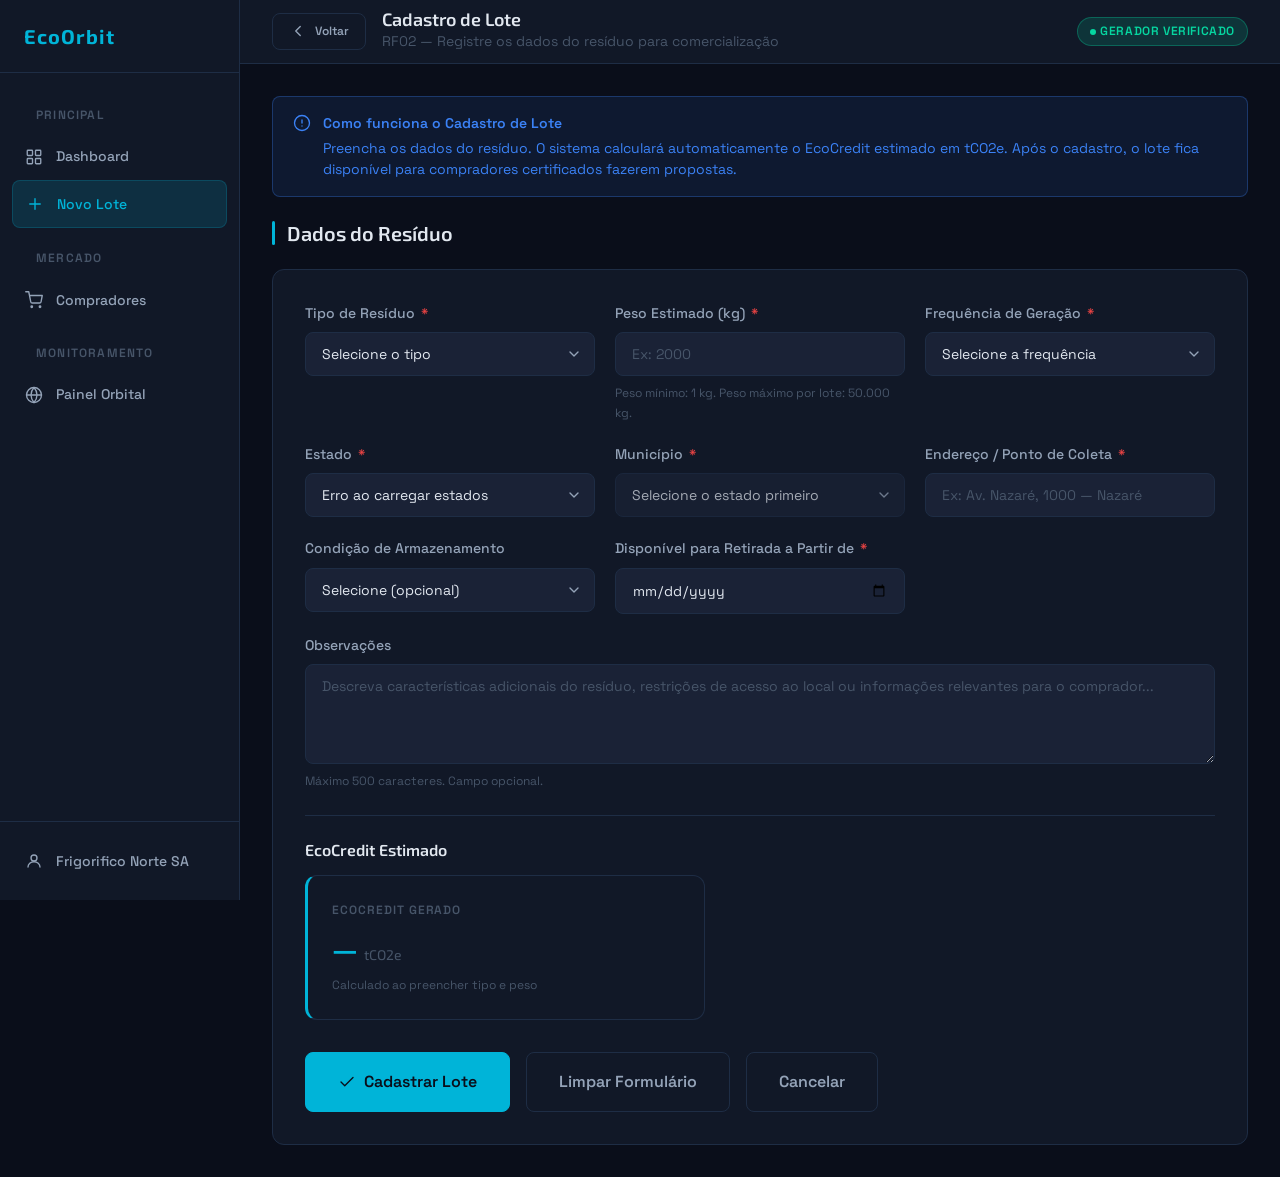
<file: cadastro-lote.html>
<!DOCTYPE html>
<html lang="pt-BR">
<head>
  <meta charset="UTF-8" />
  <meta name="viewport" content="width=device-width, initial-scale=1.0" />
  <meta name="description" content="EcoOrbit — Cadastro de Lote. Registre seus resíduos para comercialização no marketplace orbital." />
  <title>EcoOrbit — Cadastro de Lote</title>
  <link rel="preconnect" href="https://fonts.googleapis.com" />
  <link rel="preconnect" href="https://fonts.gstatic.com" crossorigin />
  <link href="https://fonts.googleapis.com/css2?family=Exo+2:wght@400;500;600;700&family=Space+Grotesk:wght@400;500;600;700&family=JetBrains+Mono:wght@400;500&display=swap" rel="stylesheet" />
  <link rel="stylesheet" href="css/style.css" />
</head>
<body>

  <div class="emergency-banner" id="emergency-banner" role="alert" aria-live="assertive">
    <span id="emergency-message">ALERTA ORBITAL: Novo foco de metano detectado na região de Belém-PA. Nível: CRITICO.</span>
  </div>

  <div class="app-layout">

    <!-- ── NAVEGAÇÃO LATERAL ───────────────────────────── -->
    <nav class="nav-sidebar" aria-label="Navegação principal">
      <div class="nav-logo">
        <span class="nav-logo-text">EcoOrbit</span>
      </div>

      <ul class="nav-menu" role="list">
        <li>
          <p class="nav-section-label">Principal</p>
        </li>
        <li>
          <a href="index.html" class="nav-item">
            <span class="nav-item-icon" aria-hidden="true">
              <svg class="icon" viewBox="0 0 24 24" aria-hidden="true"><rect x="3" y="3" width="7" height="7" rx="1"/><rect x="14" y="3" width="7" height="7" rx="1"/><rect x="3" y="14" width="7" height="7" rx="1"/><rect x="14" y="14" width="7" height="7" rx="1"/></svg>
            </span>
            <span>Dashboard</span>
          </a>
        </li>
        <li>
          <a href="cadastro-lote.html" class="nav-item active" aria-current="page">
            <span class="nav-item-icon" aria-hidden="true">
              <svg class="icon" viewBox="0 0 24 24" aria-hidden="true"><path d="M12 5v14M5 12h14"/></svg>
            </span>
            <span>Novo Lote</span>
          </a>
        </li>
        <li>
          <p class="nav-section-label">Mercado</p>
        </li>
        <li>
          <a href="comprador.html" class="nav-item">
            <span class="nav-item-icon" aria-hidden="true">
              <svg class="icon" viewBox="0 0 24 24" aria-hidden="true"><circle cx="9" cy="21" r="1"/><circle cx="20" cy="21" r="1"/><path d="M1 1h4l2.68 13.39a2 2 0 0 0 2 1.61h9.72a2 2 0 0 0 2-1.61L23 6H6"/></svg>
            </span>
            <span>Compradores</span>
          </a>
        </li>
        <li>
          <p class="nav-section-label">Monitoramento</p>
        </li>
        <li>
          <a href="orbital.html" class="nav-item">
            <span class="nav-item-icon" aria-hidden="true">
              <svg class="icon" viewBox="0 0 24 24" aria-hidden="true"><circle cx="12" cy="12" r="10"/><path d="M12 2a15.3 15.3 0 0 1 4 10 15.3 15.3 0 0 1-4 10 15.3 15.3 0 0 1-4-10 15.3 15.3 0 0 1 4-10z"/><path d="M2 12h20"/></svg>
            </span>
            <span>Painel Orbital</span>
          </a>
        </li>
      </ul>

      <div class="nav-footer">
        <a href="#" class="nav-item">
          <span class="nav-item-icon" aria-hidden="true">
            <svg class="icon" viewBox="0 0 24 24" aria-hidden="true"><circle cx="12" cy="8" r="4"/><path d="M4 20c0-4 3.6-7 8-7s8 3 8 7"/></svg>
          </span>
          <span>Frigorifico Norte SA</span>
        </a>
      </div>
    </nav>

    <!-- ── CONTEÚDO PRINCIPAL ──────────────────────────── -->
    <div class="main-content">

      <header class="page-header">
        <div class="page-header-left">
          <a href="index.html" class="btn btn--ghost btn--sm" aria-label="Voltar ao Dashboard">
            <svg class="icon" viewBox="0 0 24 24" aria-hidden="true"><path d="m15 18-6-6 6-6"/></svg>
            Voltar
          </a>
          <div>
            <h1 class="page-title">Cadastro de Lote</h1>
            <p class="page-subtitle">RF02 — Registre os dados do resíduo para comercialização</p>
          </div>
        </div>
        <div class="page-header-right">
          <span class="badge badge--verified">Gerador Verificado</span>
        </div>
      </header>

      <main class="page-body" id="main-content">

        <!-- Informativo -->
        <section aria-label="Instrução de preenchimento" class="mb-6">
          <div class="alert alert--info">
            <svg class="icon alert-icon" viewBox="0 0 24 24" aria-hidden="true"><circle cx="12" cy="12" r="10"/><line x1="12" y1="8" x2="12" y2="12"/><line x1="12" y1="16" x2="12.01" y2="16"/></svg>
            <div>
              <strong class="alert-title">Como funciona o Cadastro de Lote</strong>
              Preencha os dados do resíduo. O sistema calculará automaticamente o EcoCredit estimado em tCO2e. Após o cadastro, o lote fica disponível para compradores certificados fazerem propostas.
            </div>
          </div>
        </section>

        <!-- Formulário principal — RF02 -->
        <section aria-labelledby="form-heading">
          <h2 id="form-heading" class="section-title">Dados do Resíduo</h2>

          <form class="form-section" id="form-cadastro-lote" novalidate aria-describedby="form-heading">

            <div class="form-grid">

              <!-- Tipo de resíduo -->
              <div class="form-group" id="group-tipo">
                <label for="tipo-residuo" class="form-label">
                  Tipo de Resíduo
                  <span class="required" aria-hidden="true">*</span>
                </label>
                <select class="form-select" id="tipo-residuo" name="tipo_residuo" required aria-required="true" aria-describedby="tipo-error">
                  <option value="">Selecione o tipo</option>
                  <option value="organico">Orgânico</option>
                  <option value="plastico">Plástico</option>
                  <option value="metal">Metal</option>
                  <option value="eletronico">Eletrônico</option>
                  <option value="oleo">Óleo</option>
                </select>
                <span class="form-error" id="tipo-error" role="alert">Selecione o tipo de resíduo.</span>
              </div>

              <!-- Peso estimado -->
              <div class="form-group" id="group-peso">
                <label for="peso-kg" class="form-label">
                  Peso Estimado (kg)
                  <span class="required" aria-hidden="true">*</span>
                </label>
                <input
                  type="number"
                  class="form-input"
                  id="peso-kg"
                  name="peso_kg"
                  placeholder="Ex: 2000"
                  min="1"
                  required
                  aria-required="true"
                  aria-describedby="peso-hint peso-error"
                />
                <span class="form-hint" id="peso-hint">Peso mínimo: 1 kg. Peso máximo por lote: 50.000 kg.</span>
                <span class="form-error" id="peso-error" role="alert">Informe um peso válido (mínimo 1 kg).</span>
              </div>

              <!-- Frequência de geração -->
              <div class="form-group" id="group-frequencia">
                <label for="frequencia" class="form-label">
                  Frequência de Geração
                  <span class="required" aria-hidden="true">*</span>
                </label>
                <select class="form-select" id="frequencia" name="frequencia" required aria-required="true" aria-describedby="frequencia-error">
                  <option value="">Selecione a frequência</option>
                  <option value="diaria">Diária</option>
                  <option value="semanal">Semanal</option>
                  <option value="quinzenal">Quinzenal</option>
                  <option value="mensal">Mensal</option>
                  <option value="pontual">Pontual (lote único)</option>
                </select>
                <span class="form-error" id="frequencia-error" role="alert">Selecione a frequência de geração.</span>
              </div>

              <div class="form-group" id="group-estado">
                <label for="select-estado" class="form-label">
                  Estado
                  <span class="required" aria-hidden="true">*</span>
                </label>
                <select class="form-select" id="select-estado" name="estado" required aria-required="true" aria-describedby="estado-hint estado-error">
                  <option value="">Selecione o estado</option>
                  <option value="AC">Acre</option>
                  <option value="AL">Alagoas</option>
                  <option value="AP">Amapá</option>
                  <option value="AM">Amazonas</option>
                  <option value="BA">Bahia</option>
                  <option value="CE">Ceará</option>
                  <option value="DF">Distrito Federal</option>
                  <option value="ES">Espírito Santo</option>
                  <option value="GO">Goiás</option>
                  <option value="MA">Maranhão</option>
                  <option value="MT">Mato Grosso</option>
                  <option value="MS">Mato Grosso do Sul</option>
                  <option value="MG">Minas Gerais</option>
                  <option value="PA">Pará</option>
                  <option value="PB">Paraíba</option>
                  <option value="PR">Paraná</option>
                  <option value="PE">Pernambuco</option>
                  <option value="PI">Piauí</option>
                  <option value="RJ">Rio de Janeiro</option>
                  <option value="RN">Rio Grande do Norte</option>
                  <option value="RS">Rio Grande do Sul</option>
                  <option value="RO">Rondônia</option>
                  <option value="RR">Roraima</option>
                  <option value="SC">Santa Catarina</option>
                  <option value="SP">São Paulo</option>
                  <option value="SE">Sergipe</option>
                  <option value="TO">Tocantins</option>
                </select>
                
                <span class="form-error" id="estado-error" role="alert">Selecione o estado.</span>
              </div>

              <div class="form-group" id="group-municipio">
                <label for="select-municipio" class="form-label">
                  Município
                  <span class="required" aria-hidden="true">*</span>
                </label>
                <select class="form-select" id="select-municipio" name="municipio" required aria-required="true" aria-describedby="municipio-error" disabled>
                  <option value="">Selecione o estado primeiro</option>
                </select>
                <span class="form-error" id="municipio-error" role="alert">Selecione o município.</span>
              </div>

              <!-- Endereço / Ponto de coleta -->
              <div class="form-group" id="group-endereco">
                <label for="endereco" class="form-label">
                  Endereço / Ponto de Coleta
                  <span class="required" aria-hidden="true">*</span>
                </label>
                <input
                  type="text"
                  class="form-input"
                  id="endereco"
                  name="endereco"
                  placeholder="Ex: Av. Nazaré, 1000 — Nazaré"
                  required
                  aria-required="true"
                  aria-describedby="endereco-error"
                />
                <span class="form-error" id="endereco-error" role="alert">Informe o endereço do ponto de coleta.</span>
              </div>

              <!-- Condição de armazenamento -->
              <div class="form-group">
                <label for="condicao" class="form-label">Condição de Armazenamento</label>
                <select class="form-select" id="condicao" name="condicao">
                  <option value="">Selecione (opcional)</option>
                  <option value="granel">A granel</option>
                  <option value="bags">Big bags</option>
                  <option value="bombonas">Bombonas / tambores</option>
                  <option value="containers">Containers</option>
                  <option value="outro">Outro</option>
                </select>
              </div>

              <!-- Disponibilidade para retirada -->
              <div class="form-group" id="group-disponibilidade">
                <label for="disponibilidade" class="form-label">
                  Disponível para Retirada a Partir de
                  <span class="required" aria-hidden="true">*</span>
                </label>
                <input
                  type="date"
                  class="form-input"
                  id="disponibilidade"
                  name="disponibilidade"
                  required
                  aria-required="true"
                  aria-describedby="disponibilidade-error"
                />
                <span class="form-error" id="disponibilidade-error" role="alert">Informe a data de disponibilidade.</span>
              </div>

              <!-- Observações (campo completo) -->
              <div class="form-group form-group--full">
                <label for="observacoes" class="form-label">Observações</label>
                <textarea
                  class="form-textarea"
                  id="observacoes"
                  name="observacoes"
                  placeholder="Descreva características adicionais do resíduo, restrições de acesso ao local ou informações relevantes para o comprador..."
                  aria-describedby="observacoes-hint"
                ></textarea>
                <span class="form-hint" id="observacoes-hint">Máximo 500 caracteres. Campo opcional.</span>
              </div>

            </div>

            <!-- Preview de EcoCredit estimado -->
            <div class="divider"></div>
            <section aria-labelledby="ecocredit-preview-heading">
              <h3 id="ecocredit-preview-heading" class="card-title mb-4">EcoCredit Estimado</h3>
              <article class="card-kpi card-kpi--cyan preview-ecocredit-card">
                <p class="kpi-label">EcoCredit Gerado</p>
                <p class="kpi-value kpi-value--cyan" id="preview-ecocredit">
                  — <span class="kpi-unit">tCO2e</span>
                </p>
                <p class="text-xs text-muted">Calculado ao preencher tipo e peso</p>
              </article>
            </section>

            <div class="form-actions">
              <button type="submit" class="btn btn--primary btn--lg" id="btn-submit">
                <svg class="icon" viewBox="0 0 24 24" aria-hidden="true"><path d="M20 6 9 17l-5-5"/></svg>
                Cadastrar Lote
              </button>
              <button type="reset" class="btn btn--ghost btn--lg">
                Limpar Formulário
              </button>
              <a href="index.html" class="btn btn--ghost btn--lg">
                Cancelar
              </a>
            </div>

            <!-- Mensagem de sucesso (ativada via JS) -->
            <div class="alert alert--success hidden mt-4" id="form-success" role="status" aria-live="polite">
              <svg class="icon alert-icon" viewBox="0 0 24 24" aria-hidden="true"><path d="M20 6 9 17l-5-5"/></svg>
              <div>
                <strong class="alert-title">Lote cadastrado com sucesso!</strong>
                Seu lote foi registrado e já está disponível para compradores certificados. Você pode acompanhar as propostas no <a href="index.html">Dashboard do Gerador</a>.
              </div>
            </div>

          </form>
        </section>

      </main>
    </div>

  </div>

  <script src="js/main.js"></script>
  <script src="js/cadastro-lote.js"></script>
</body>
</html>
</file>
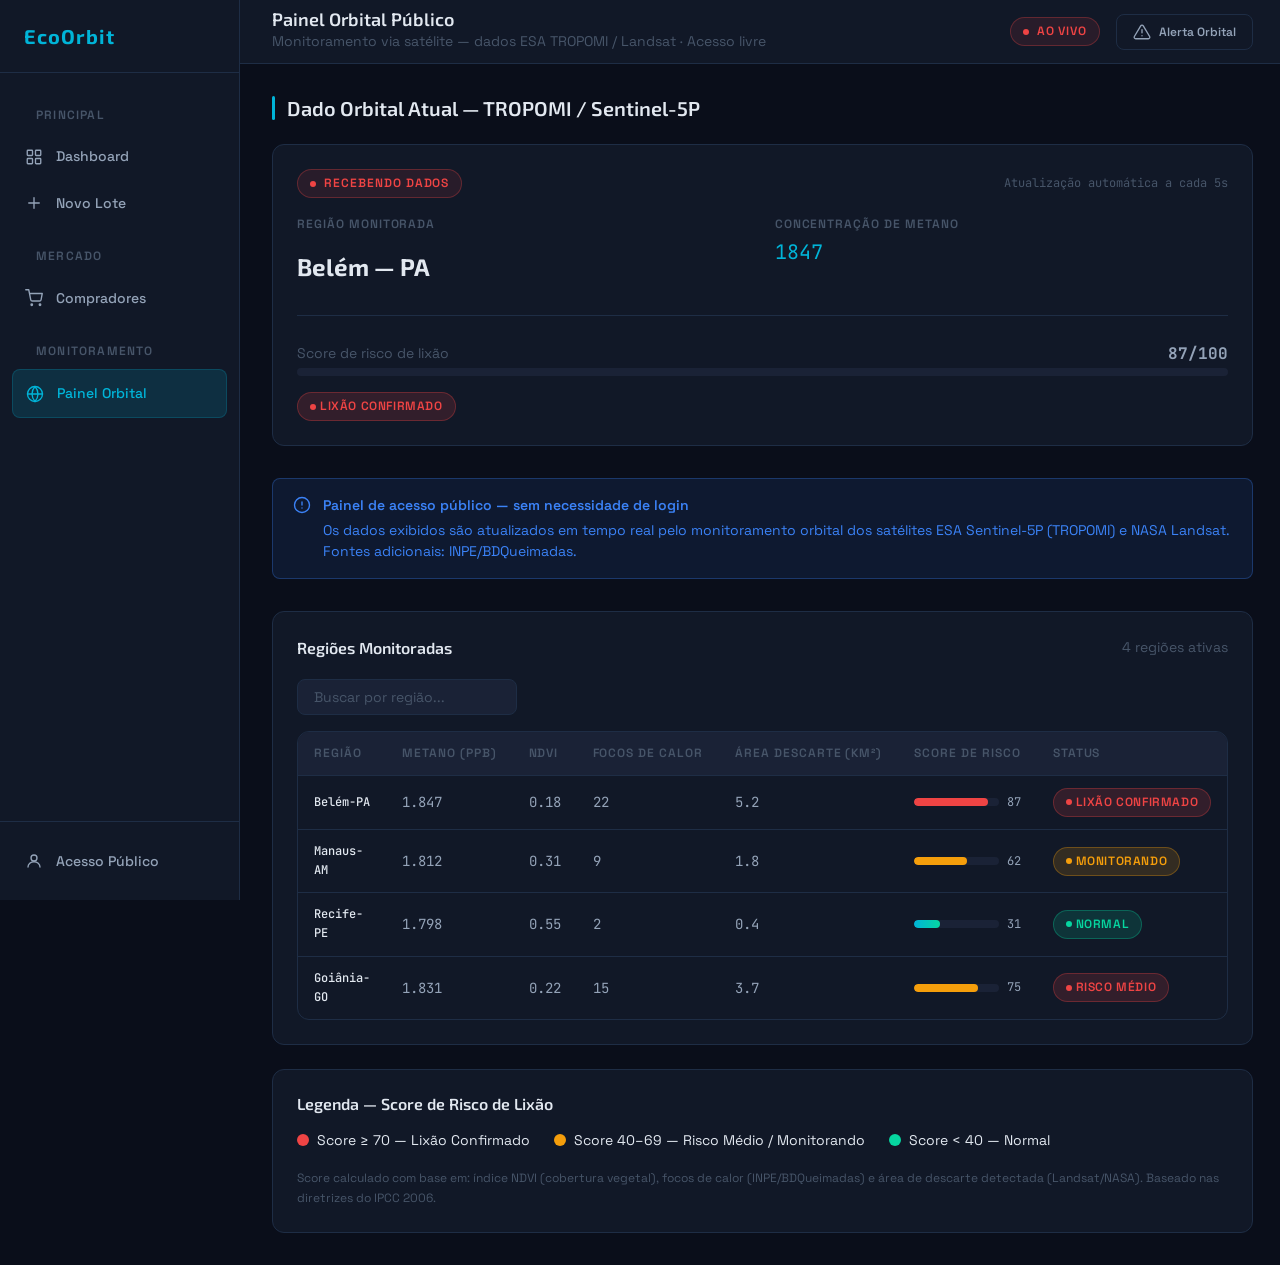
<file: orbital.html>
<!DOCTYPE html>
<html lang="pt-BR">
<head>
  <meta charset="UTF-8" />
  <meta name="viewport" content="width=device-width, initial-scale=1.0" />
  <meta name="description" content="EcoOrbit — Painel Orbital Público. Monitoramento de regiões via satélite, score de risco e status de lixões. Acesso livre, sem login." />
  <title>EcoOrbit — Painel Orbital Público</title>
  <link rel="preconnect" href="https://fonts.googleapis.com" />
  <link rel="preconnect" href="https://fonts.gstatic.com" crossorigin />
  <link href="https://fonts.googleapis.com/css2?family=Exo+2:wght@400;500;600;700&family=Space+Grotesk:wght@400;500;600;700&family=JetBrains+Mono:wght@400;500&display=swap" rel="stylesheet" />
  <link rel="stylesheet" href="css/style.css" />
</head>
<body>

  <div class="emergency-banner" id="emergency-banner" role="alert" aria-live="assertive">
    <span id="emergency-message">ALERTA ORBITAL: Novo foco de metano detectado na região de Belém-PA. Nível: CRITICO.</span>
  </div>

  <div class="app-layout">

    <!-- ── NAVEGAÇÃO LATERAL ───────────────────────────── -->
    <nav class="nav-sidebar" aria-label="Navegação principal">
      <div class="nav-logo">
        <span class="nav-logo-text">EcoOrbit</span>
      </div>

      <ul class="nav-menu" role="list">
        <li>
          <p class="nav-section-label">Principal</p>
        </li>
        <li>
          <a href="index.html" class="nav-item">
            <span class="nav-item-icon" aria-hidden="true">
              <svg class="icon" viewBox="0 0 24 24" aria-hidden="true"><rect x="3" y="3" width="7" height="7" rx="1"/><rect x="14" y="3" width="7" height="7" rx="1"/><rect x="3" y="14" width="7" height="7" rx="1"/><rect x="14" y="14" width="7" height="7" rx="1"/></svg>
            </span>
            <span>Dashboard</span>
          </a>
        </li>
        <li>
          <a href="cadastro-lote.html" class="nav-item">
            <span class="nav-item-icon" aria-hidden="true">
              <svg class="icon" viewBox="0 0 24 24" aria-hidden="true"><path d="M12 5v14M5 12h14"/></svg>
            </span>
            <span>Novo Lote</span>
          </a>
        </li>
        <li>
          <p class="nav-section-label">Mercado</p>
        </li>
        <li>
          <a href="comprador.html" class="nav-item">
            <span class="nav-item-icon" aria-hidden="true">
              <svg class="icon" viewBox="0 0 24 24" aria-hidden="true"><circle cx="9" cy="21" r="1"/><circle cx="20" cy="21" r="1"/><path d="M1 1h4l2.68 13.39a2 2 0 0 0 2 1.61h9.72a2 2 0 0 0 2-1.61L23 6H6"/></svg>
            </span>
            <span>Compradores</span>
          </a>
        </li>
        <li>
          <p class="nav-section-label">Monitoramento</p>
        </li>
        <li>
          <a href="orbital.html" class="nav-item active" aria-current="page">
            <span class="nav-item-icon" aria-hidden="true">
              <svg class="icon" viewBox="0 0 24 24" aria-hidden="true"><circle cx="12" cy="12" r="10"/><path d="M12 2a15.3 15.3 0 0 1 4 10 15.3 15.3 0 0 1-4 10 15.3 15.3 0 0 1-4-10 15.3 15.3 0 0 1 4-10z"/><path d="M2 12h20"/></svg>
            </span>
            <span>Painel Orbital</span>
          </a>
        </li>
      </ul>

      <div class="nav-footer">
        <div class="nav-item">
          <span class="nav-item-icon" aria-hidden="true">
            <svg class="icon" viewBox="0 0 24 24" aria-hidden="true"><circle cx="12" cy="8" r="4"/><path d="M4 20c0-4 3.6-7 8-7s8 3 8 7"/></svg>
          </span>
          <span>Acesso Público</span>
        </div>
      </div>
    </nav>

    <!-- ── CONTEÚDO PRINCIPAL ──────────────────────────── -->
    <div class="main-content">

      <header class="page-header">
        <div class="page-header-left">
          <div>
            <h1 class="page-title">Painel Orbital Público</h1>
            <p class="page-subtitle">Monitoramento via satélite — dados ESA TROPOMI / Landsat · Acesso livre</p>
          </div>
        </div>
        <div class="page-header-right">
          <span class="orbital-live-badge" aria-label="Transmissão ao vivo">
            <span class="orbital-live-dot" aria-hidden="true"></span>
            Ao Vivo
          </span>
          <button class="btn btn--ghost btn--sm" id="btn-emergency" aria-label="Simular alerta orbital">
            <svg class="icon" viewBox="0 0 24 24" aria-hidden="true"><path d="M10.29 3.86 1.82 18a2 2 0 0 0 1.71 3h16.94a2 2 0 0 0 1.71-3L13.71 3.86a2 2 0 0 0-3.42 0z"/><line x1="12" y1="9" x2="12" y2="13"/><line x1="12" y1="17" x2="12.01" y2="17"/></svg>
            Alerta Orbital
          </button>
        </div>
      </header>

      <main class="page-body" id="main-content">

        <section aria-labelledby="tropomi-heading" class="mb-8">
          <h2 id="tropomi-heading" class="section-title">Dado Orbital Atual — TROPOMI / Sentinel-5P</h2>

          <div class="orbital-panel" aria-live="polite" aria-atomic="true">
            <div class="flex items-center justify-between mb-4">
              <span class="orbital-live-badge">
                <span class="orbital-live-dot" aria-hidden="true"></span>
                Recebendo dados
              </span>
              <span class="text-xs text-muted font-mono">Atualização automática a cada 5s</span>
            </div>

            <div class="grid-2">
              <div>
                <p class="kpi-label">Região Monitorada</p>
                <p class="orbital-region" id="regiao-atual">Belém-PA</p>
              </div>
              <div>
                <p class="kpi-label">Concentração de Metano</p>
                <p class="orbital-methane" id="metano-valor">1.847 ppb</p>
              </div>
            </div>

            <div class="divider"></div>

            <div class="flex items-center justify-between mb-2">
              <p class="text-sm text-muted">Score de risco de lixão</p>
              <p class="font-mono font-bold" id="score-valor">87 / 100</p>
            </div>
            <div class="progress-bar-wrapper" role="progressbar" aria-valuenow="87" aria-valuemin="0" aria-valuemax="100" aria-label="Score de risco">
              <div class="progress-bar progress-bar--alert progress-87" id="score-bar"></div>
            </div>

            <div class="mt-4">
              <span class="badge badge--alert" id="status-badge">ALERTA</span>
            </div>
          </div>
        </section>

        <!-- Aviso público -->
        <section aria-label="Informação pública" class="mb-8">
          <div class="alert alert--info">
            <svg class="icon alert-icon" viewBox="0 0 24 24" aria-hidden="true"><circle cx="12" cy="12" r="10"/><line x1="12" y1="8" x2="12" y2="12"/><line x1="12" y1="16" x2="12.01" y2="16"/></svg>
            <div>
              <strong class="alert-title">Painel de acesso público — sem necessidade de login</strong>
              Os dados exibidos são atualizados em tempo real pelo monitoramento orbital dos satélites ESA Sentinel-5P (TROPOMI) e NASA Landsat. Fontes adicionais: INPE/BDQueimadas.
            </div>
          </div>
        </section>

        <!-- Tabela de regiões monitoradas -->
        <section aria-labelledby="regioes-heading">
          <div class="card">
            <div class="card-header">
              <h2 id="regioes-heading" class="card-title">Regiões Monitoradas</h2>
              <span class="text-sm text-muted">4 regiões ativas</span>
            </div>

            <div class="table-toolbar">
              <input
                type="search"
                class="search-input"
                id="busca-regioes"
                placeholder="Buscar por região..."
                aria-label="Buscar regiões"
                aria-controls="tabela-regioes"
              />
            </div>

            <div class="table-wrapper" role="region" aria-label="Tabela de regiões monitoradas por satélite">
              <table class="data-table" id="tabela-regioes">
                <thead>
                  <tr>
                    <th scope="col">Região</th>
                    <th scope="col">Metano (ppb)</th>
                    <th scope="col">NDVI</th>
                    <th scope="col">Focos de Calor</th>
                    <th scope="col">Área Descarte (km²)</th>
                    <th scope="col">Score de Risco</th>
                    <th scope="col">Status</th>
                  </tr>
                </thead>
                <tbody>
                  <tr>
                    <td>Belém-PA</td>
                    <td class="font-mono">1.847</td>
                    <td class="font-mono text-alert">0.18</td>
                    <td class="font-mono">22</td>
                    <td class="font-mono">5.2</td>
                    <td>
                      <div class="flex items-center gap-2">
                        <div class="progress-bar-wrapper w-full min-w-progress" role="progressbar" aria-valuenow="87" aria-valuemin="0" aria-valuemax="100" aria-label="Score 87">
                          <div class="progress-bar progress-bar--alert progress-87"></div>
                        </div>
                        <span class="font-mono text-xs">87</span>
                      </div>
                    </td>
                    <td><span class="badge badge--alert">Lixão Confirmado</span></td>
                  </tr>
                  <tr>
                    <td>Manaus-AM</td>
                    <td class="font-mono">1.812</td>
                    <td class="font-mono text-muted">0.31</td>
                    <td class="font-mono">9</td>
                    <td class="font-mono">1.8</td>
                    <td>
                      <div class="flex items-center gap-2">
                        <div class="progress-bar-wrapper w-full min-w-progress" role="progressbar" aria-valuenow="62" aria-valuemin="0" aria-valuemax="100" aria-label="Score 62">
                          <div class="progress-bar progress-bar--warn progress-62"></div>
                        </div>
                        <span class="font-mono text-xs">62</span>
                      </div>
                    </td>
                    <td><span class="badge badge--monitoring">Monitorando</span></td>
                  </tr>
                  <tr>
                    <td>Recife-PE</td>
                    <td class="font-mono">1.798</td>
                    <td class="font-mono text-green">0.55</td>
                    <td class="font-mono">2</td>
                    <td class="font-mono">0.4</td>
                    <td>
                      <div class="flex items-center gap-2">
                        <div class="progress-bar-wrapper w-full min-w-progress" role="progressbar" aria-valuenow="31" aria-valuemin="0" aria-valuemax="100" aria-label="Score 31">
                          <div class="progress-bar progress-bar--cyan progress-31"></div>
                        </div>
                        <span class="font-mono text-xs">31</span>
                      </div>
                    </td>
                    <td><span class="badge badge--normal">Normal</span></td>
                  </tr>
                  <tr>
                    <td>Goiânia-GO</td>
                    <td class="font-mono">1.831</td>
                    <td class="font-mono text-alert">0.22</td>
                    <td class="font-mono">15</td>
                    <td class="font-mono">3.7</td>
                    <td>
                      <div class="flex items-center gap-2">
                        <div class="progress-bar-wrapper w-full min-w-progress" role="progressbar" aria-valuenow="75" aria-valuemin="0" aria-valuemax="100" aria-label="Score 75">
                          <div class="progress-bar progress-bar--warn progress-75"></div>
                        </div>
                        <span class="font-mono text-xs">75</span>
                      </div>
                    </td>
                    <td><span class="badge badge--alert">Risco Médio</span></td>
                  </tr>
                </tbody>
              </table>
            </div>
          </div>
        </section>

        <!-- Legenda de score -->
        <section aria-labelledby="legenda-heading" class="mt-6">
          <div class="card">
            <h2 id="legenda-heading" class="card-title mb-4">Legenda — Score de Risco de Lixão</h2>
            <div class="flex gap-6 flex-wrap">
              <div class="flex items-center gap-2">
                <div class="legend-dot legend-dot--alert" aria-hidden="true"></div>
                <span class="text-sm">Score ≥ 70 — Lixão Confirmado</span>
              </div>
              <div class="flex items-center gap-2">
                <div class="legend-dot legend-dot--warning" aria-hidden="true"></div>
                <span class="text-sm">Score 40–69 — Risco Médio / Monitorando</span>
              </div>
              <div class="flex items-center gap-2">
                <div class="legend-dot legend-dot--green" aria-hidden="true"></div>
                <span class="text-sm">Score &lt; 40 — Normal</span>
              </div>
            </div>
            <p class="text-xs text-muted mt-4">
              Score calculado com base em: índice NDVI (cobertura vegetal), focos de calor (INPE/BDQueimadas) e área de descarte detectada (Landsat/NASA). Baseado nas diretrizes do IPCC 2006.
            </p>
          </div>
        </section>

      </main>
    </div>

  </div>

  <script src="js/main.js"></script>
  <script src="js/orbital.js"></script>
</body>
</html>
</file>
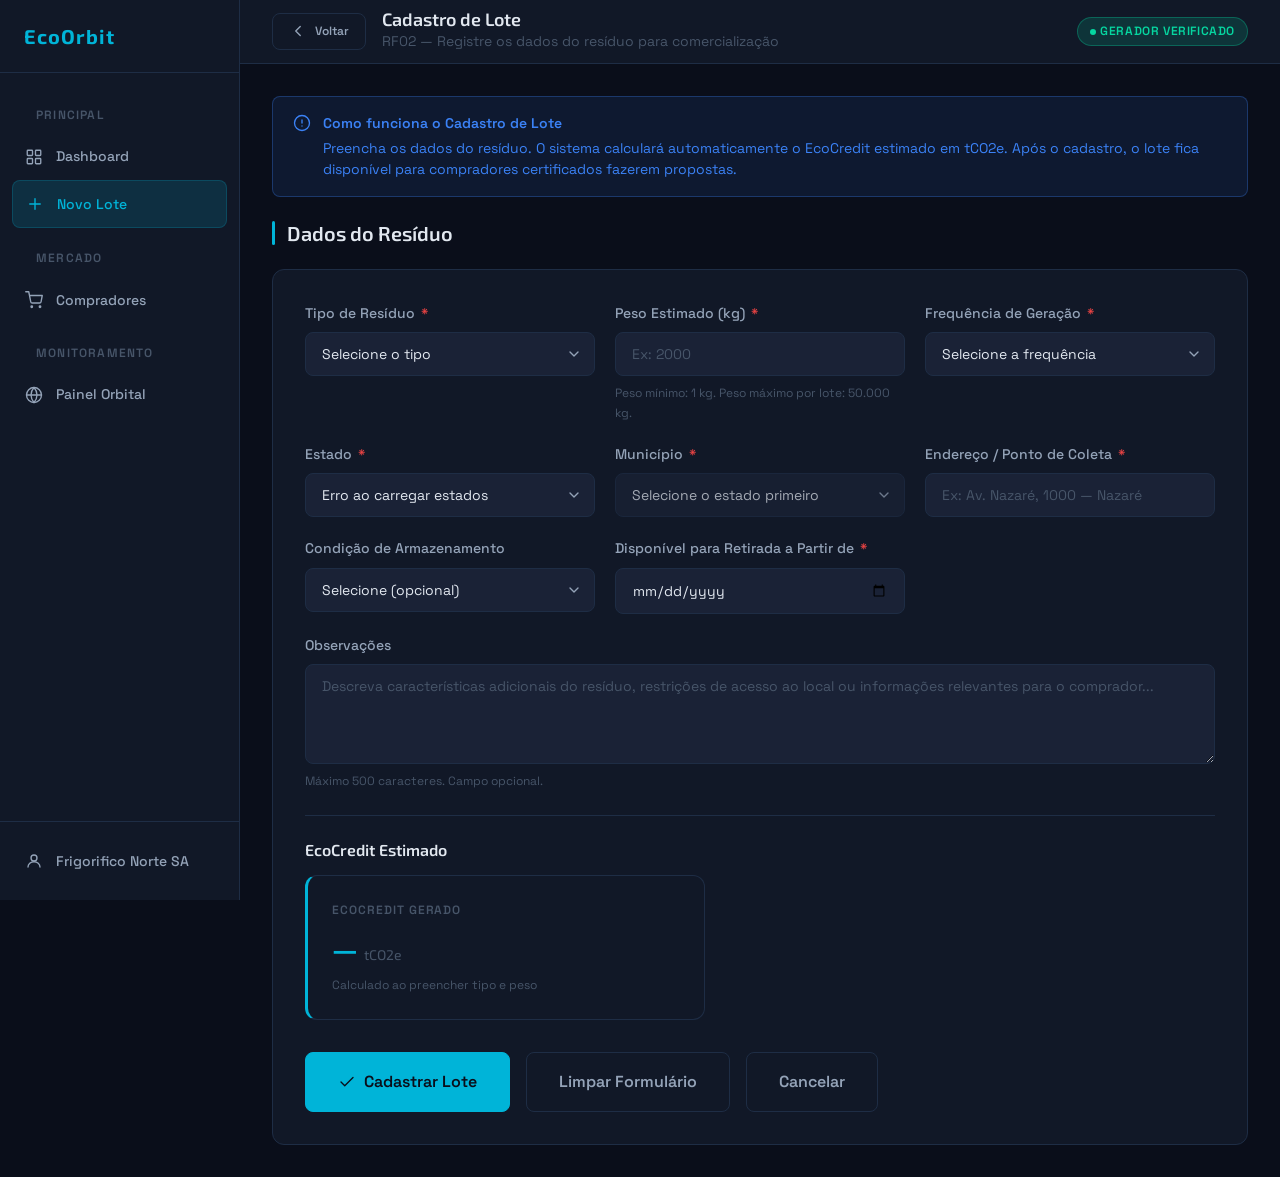
<file: html/cadastro-lote.html>
<!DOCTYPE html>
<html lang="pt-BR">
<head>
  <meta charset="UTF-8" />
  <meta name="viewport" content="width=device-width, initial-scale=1.0" />
  <meta name="description" content="EcoOrbit — Cadastro de Lote. Registre seus resíduos para comercialização no marketplace orbital." />
  <title>EcoOrbit — Cadastro de Lote</title>
  <link rel="preconnect" href="https://fonts.googleapis.com" />
  <link rel="preconnect" href="https://fonts.gstatic.com" crossorigin />
  <link href="https://fonts.googleapis.com/css2?family=Exo+2:wght@400;500;600;700&family=Space+Grotesk:wght@400;500;600;700&family=JetBrains+Mono:wght@400;500&display=swap" rel="stylesheet" />
  <link rel="stylesheet" href="../css/style.css" />
</head>
<body>

  <div class="emergency-banner" id="emergency-banner" role="alert" aria-live="assertive">
    <span id="emergency-message">ALERTA ORBITAL: Novo foco de metano detectado na região de Belém-PA. Nível: CRITICO.</span>
  </div>

  <div class="app-layout">

    <!-- ── NAVEGAÇÃO LATERAL ───────────────────────────── -->
    <nav class="nav-sidebar" aria-label="Navegação principal">
      <div class="nav-logo">
        <span class="nav-logo-text">EcoOrbit</span>
      </div>

      <ul class="nav-menu" role="list">
        <li>
          <p class="nav-section-label">Principal</p>
        </li>
        <li>
          <a href="index.html" class="nav-item">
            <span class="nav-item-icon" aria-hidden="true">
              <svg class="icon" viewBox="0 0 24 24" aria-hidden="true"><rect x="3" y="3" width="7" height="7" rx="1"/><rect x="14" y="3" width="7" height="7" rx="1"/><rect x="3" y="14" width="7" height="7" rx="1"/><rect x="14" y="14" width="7" height="7" rx="1"/></svg>
            </span>
            <span>Dashboard</span>
          </a>
        </li>
        <li>
          <a href="cadastro-lote.html" class="nav-item active" aria-current="page">
            <span class="nav-item-icon" aria-hidden="true">
              <svg class="icon" viewBox="0 0 24 24" aria-hidden="true"><path d="M12 5v14M5 12h14"/></svg>
            </span>
            <span>Novo Lote</span>
          </a>
        </li>
        <li>
          <p class="nav-section-label">Mercado</p>
        </li>
        <li>
          <a href="comprador.html" class="nav-item">
            <span class="nav-item-icon" aria-hidden="true">
              <svg class="icon" viewBox="0 0 24 24" aria-hidden="true"><circle cx="9" cy="21" r="1"/><circle cx="20" cy="21" r="1"/><path d="M1 1h4l2.68 13.39a2 2 0 0 0 2 1.61h9.72a2 2 0 0 0 2-1.61L23 6H6"/></svg>
            </span>
            <span>Compradores</span>
          </a>
        </li>
        <li>
          <p class="nav-section-label">Monitoramento</p>
        </li>
        <li>
          <a href="orbital.html" class="nav-item">
            <span class="nav-item-icon" aria-hidden="true">
              <svg class="icon" viewBox="0 0 24 24" aria-hidden="true"><circle cx="12" cy="12" r="10"/><path d="M12 2a15.3 15.3 0 0 1 4 10 15.3 15.3 0 0 1-4 10 15.3 15.3 0 0 1-4-10 15.3 15.3 0 0 1 4-10z"/><path d="M2 12h20"/></svg>
            </span>
            <span>Painel Orbital</span>
          </a>
        </li>
      </ul>

      <div class="nav-footer">
        <a href="#" class="nav-item">
          <span class="nav-item-icon" aria-hidden="true">
            <svg class="icon" viewBox="0 0 24 24" aria-hidden="true"><circle cx="12" cy="8" r="4"/><path d="M4 20c0-4 3.6-7 8-7s8 3 8 7"/></svg>
          </span>
          <span>Frigorifico Norte SA</span>
        </a>
      </div>
    </nav>

    <!-- ── CONTEÚDO PRINCIPAL ──────────────────────────── -->
    <div class="main-content">

      <header class="page-header">
        <div class="page-header-left">
          <a href="index.html" class="btn btn--ghost btn--sm" aria-label="Voltar ao Dashboard">
            <svg class="icon" viewBox="0 0 24 24" aria-hidden="true"><path d="m15 18-6-6 6-6"/></svg>
            Voltar
          </a>
          <div>
            <h1 class="page-title">Cadastro de Lote</h1>
            <p class="page-subtitle">RF02 — Registre os dados do resíduo para comercialização</p>
          </div>
        </div>
        <div class="page-header-right">
          <span class="badge badge--verified">Gerador Verificado</span>
        </div>
      </header>

      <main class="page-body" id="main-content">

        <!-- Informativo -->
        <section aria-label="Instrução de preenchimento" class="mb-6">
          <div class="alert alert--info">
            <svg class="icon alert-icon" viewBox="0 0 24 24" aria-hidden="true"><circle cx="12" cy="12" r="10"/><line x1="12" y1="8" x2="12" y2="12"/><line x1="12" y1="16" x2="12.01" y2="16"/></svg>
            <div>
              <strong class="alert-title">Como funciona o Cadastro de Lote</strong>
              Preencha os dados do resíduo. O sistema calculará automaticamente o EcoCredit estimado em tCO2e. Após o cadastro, o lote fica disponível para compradores certificados fazerem propostas.
            </div>
          </div>
        </section>

        <!-- Formulário principal — RF02 -->
        <section aria-labelledby="form-heading">
          <h2 id="form-heading" class="section-title">Dados do Resíduo</h2>

          <form class="form-section" id="form-cadastro-lote" novalidate aria-describedby="form-heading">

            <div class="form-grid">

              <!-- Tipo de resíduo -->
              <div class="form-group" id="group-tipo">
                <label for="tipo-residuo" class="form-label">
                  Tipo de Resíduo
                  <span class="required" aria-hidden="true">*</span>
                </label>
                <select class="form-select" id="tipo-residuo" name="tipo_residuo" required aria-required="true" aria-describedby="tipo-error">
                  <option value="">Selecione o tipo</option>
                  <option value="organico">Orgânico</option>
                  <option value="plastico">Plástico</option>
                  <option value="metal">Metal</option>
                  <option value="eletronico">Eletrônico</option>
                  <option value="oleo">Óleo</option>
                </select>
                <span class="form-error" id="tipo-error" role="alert">Selecione o tipo de resíduo.</span>
              </div>

              <!-- Peso estimado -->
              <div class="form-group" id="group-peso">
                <label for="peso-kg" class="form-label">
                  Peso Estimado (kg)
                  <span class="required" aria-hidden="true">*</span>
                </label>
                <input
                  type="number"
                  class="form-input"
                  id="peso-kg"
                  name="peso_kg"
                  placeholder="Ex: 2000"
                  min="1"
                  required
                  aria-required="true"
                  aria-describedby="peso-hint peso-error"
                />
                <span class="form-hint" id="peso-hint">Peso mínimo: 1 kg. Peso máximo por lote: 50.000 kg.</span>
                <span class="form-error" id="peso-error" role="alert">Informe um peso válido (mínimo 1 kg).</span>
              </div>

              <!-- Frequência de geração -->
              <div class="form-group" id="group-frequencia">
                <label for="frequencia" class="form-label">
                  Frequência de Geração
                  <span class="required" aria-hidden="true">*</span>
                </label>
                <select class="form-select" id="frequencia" name="frequencia" required aria-required="true" aria-describedby="frequencia-error">
                  <option value="">Selecione a frequência</option>
                  <option value="diaria">Diária</option>
                  <option value="semanal">Semanal</option>
                  <option value="quinzenal">Quinzenal</option>
                  <option value="mensal">Mensal</option>
                  <option value="pontual">Pontual (lote único)</option>
                </select>
                <span class="form-error" id="frequencia-error" role="alert">Selecione a frequência de geração.</span>
              </div>

              <div class="form-group" id="group-estado">
                <label for="select-estado" class="form-label">
                  Estado
                  <span class="required" aria-hidden="true">*</span>
                </label>
                <select class="form-select" id="select-estado" name="estado" required aria-required="true" aria-describedby="estado-hint estado-error">
                  <option value="">Carregando estados...</option>
                </select>
                
                <span class="form-error" id="estado-error" role="alert">Selecione o estado.</span>
              </div>

              <div class="form-group" id="group-municipio">
                <label for="select-municipio" class="form-label">
                  Município
                  <span class="required" aria-hidden="true">*</span>
                </label>
                <select class="form-select" id="select-municipio" name="municipio" required aria-required="true" aria-describedby="municipio-error" disabled>
                  <option value="">Selecione o estado primeiro</option>
                </select>
                <span class="form-error" id="municipio-error" role="alert">Selecione o município.</span>
              </div>

              <!-- Endereço / Ponto de coleta -->
              <div class="form-group" id="group-endereco">
                <label for="endereco" class="form-label">
                  Endereço / Ponto de Coleta
                  <span class="required" aria-hidden="true">*</span>
                </label>
                <input
                  type="text"
                  class="form-input"
                  id="endereco"
                  name="endereco"
                  placeholder="Ex: Av. Nazaré, 1000 — Nazaré"
                  required
                  aria-required="true"
                  aria-describedby="endereco-error"
                />
                <span class="form-error" id="endereco-error" role="alert">Informe o endereço do ponto de coleta.</span>
              </div>

              <!-- Condição de armazenamento -->
              <div class="form-group">
                <label for="condicao" class="form-label">Condição de Armazenamento</label>
                <select class="form-select" id="condicao" name="condicao">
                  <option value="">Selecione (opcional)</option>
                  <option value="granel">A granel</option>
                  <option value="bags">Big bags</option>
                  <option value="bombonas">Bombonas / tambores</option>
                  <option value="containers">Containers</option>
                  <option value="outro">Outro</option>
                </select>
              </div>

              <!-- Disponibilidade para retirada -->
              <div class="form-group" id="group-disponibilidade">
                <label for="disponibilidade" class="form-label">
                  Disponível para Retirada a Partir de
                  <span class="required" aria-hidden="true">*</span>
                </label>
                <input
                  type="date"
                  class="form-input"
                  id="disponibilidade"
                  name="disponibilidade"
                  required
                  aria-required="true"
                  aria-describedby="disponibilidade-error"
                />
                <span class="form-error" id="disponibilidade-error" role="alert">Informe a data de disponibilidade.</span>
              </div>

              <!-- Observações (campo completo) -->
              <div class="form-group form-group--full">
                <label for="observacoes" class="form-label">Observações</label>
                <textarea
                  class="form-textarea"
                  id="observacoes"
                  name="observacoes"
                  placeholder="Descreva características adicionais do resíduo, restrições de acesso ao local ou informações relevantes para o comprador..."
                  aria-describedby="observacoes-hint"
                ></textarea>
                <span class="form-hint" id="observacoes-hint">Máximo 500 caracteres. Campo opcional.</span>
              </div>

            </div>

            <!-- Preview de EcoCredit estimado -->
            <div class="divider"></div>
            <section aria-labelledby="ecocredit-preview-heading">
              <h3 id="ecocredit-preview-heading" class="card-title mb-4">EcoCredit Estimado</h3>
              <article class="card-kpi card-kpi--cyan preview-ecocredit-card">
                <p class="kpi-label">EcoCredit Gerado</p>
                <p class="kpi-value kpi-value--cyan" id="preview-ecocredit">
                  — <span class="kpi-unit">tCO2e</span>
                </p>
                <p class="text-xs text-muted">Calculado ao preencher tipo e peso</p>
              </article>
            </section>

            <div class="form-actions">
              <button type="submit" class="btn btn--primary btn--lg" id="btn-submit">
                <svg class="icon" viewBox="0 0 24 24" aria-hidden="true"><path d="M20 6 9 17l-5-5"/></svg>
                Cadastrar Lote
              </button>
              <button type="reset" class="btn btn--ghost btn--lg">
                Limpar Formulário
              </button>
              <a href="index.html" class="btn btn--ghost btn--lg">
                Cancelar
              </a>
            </div>

            <!-- Mensagem de sucesso (ativada via JS) -->
            <div class="alert alert--success hidden mt-4" id="form-success" role="status" aria-live="polite">
              <svg class="icon alert-icon" viewBox="0 0 24 24" aria-hidden="true"><path d="M20 6 9 17l-5-5"/></svg>
              <div>
                <strong class="alert-title">Lote cadastrado com sucesso!</strong>
                Seu lote foi registrado e já está disponível para compradores certificados. Você pode acompanhar as propostas no <a href="index.html">Dashboard do Gerador</a>.
              </div>
            </div>

          </form>
        </section>

      </main>
    </div>

  </div>

  <script src="../js/main.js"></script>
  <script src="../js/cadastro-lote.js"></script>
</body>
</html>
</file>
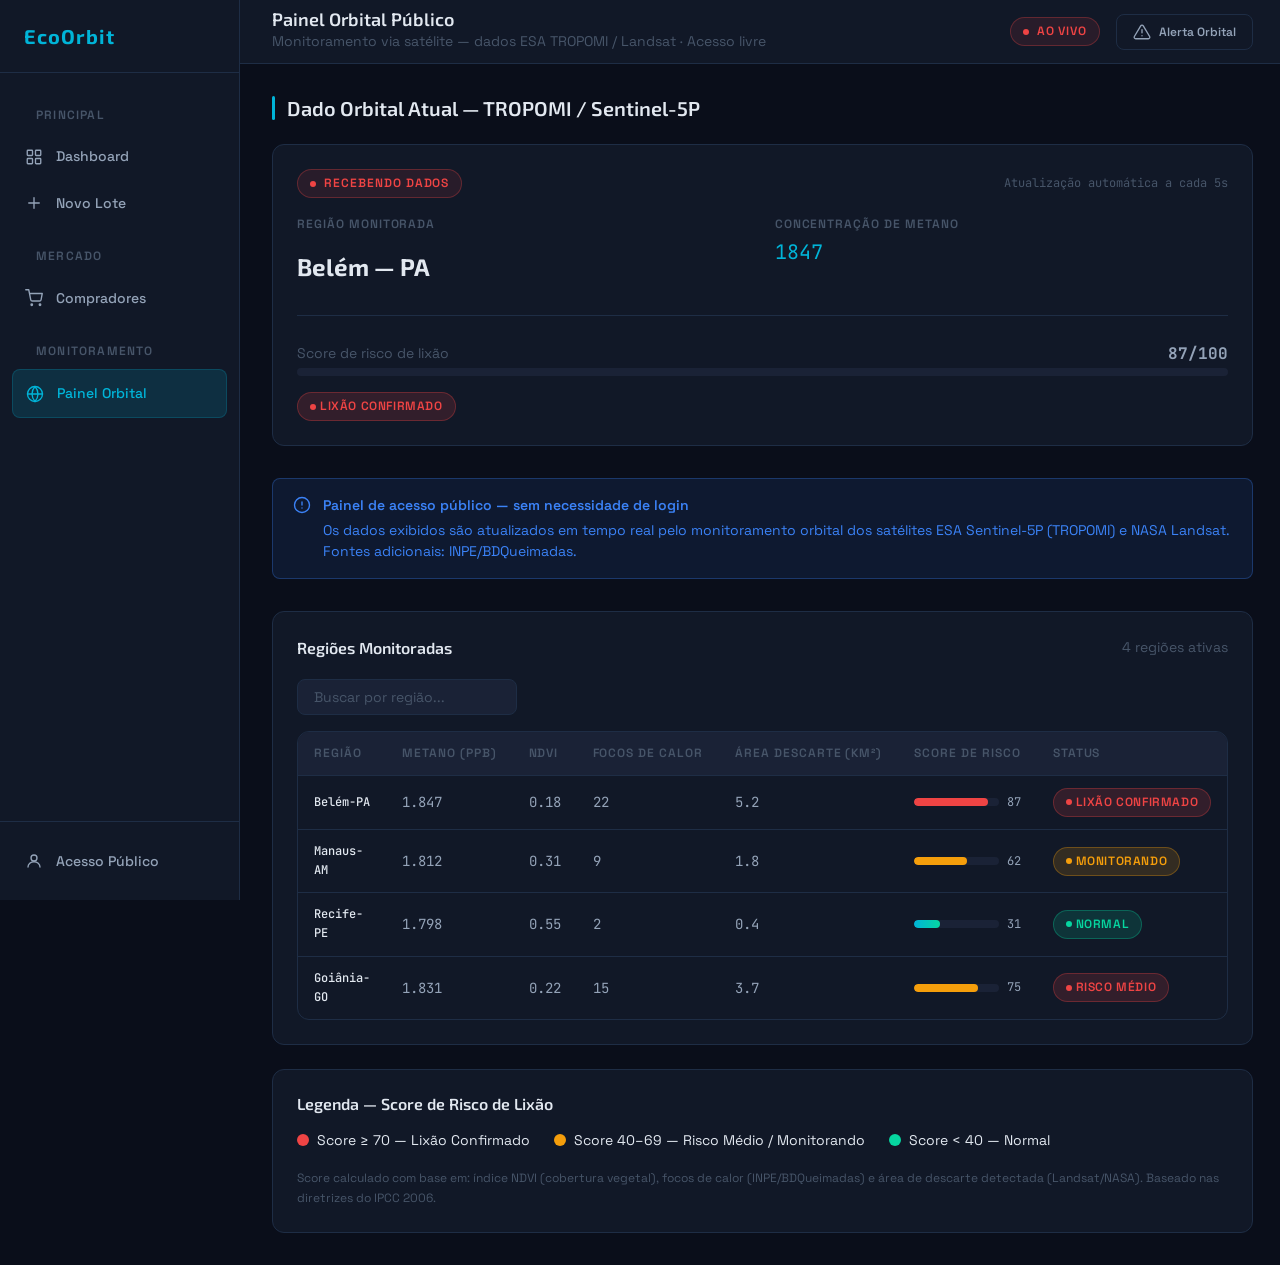
<file: html/orbital.html>
<!DOCTYPE html>
<html lang="pt-BR">
<head>
  <meta charset="UTF-8" />
  <meta name="viewport" content="width=device-width, initial-scale=1.0" />
  <meta name="description" content="EcoOrbit — Painel Orbital Público. Monitoramento de regiões via satélite, score de risco e status de lixões. Acesso livre, sem login." />
  <title>EcoOrbit — Painel Orbital Público</title>
  <link rel="preconnect" href="https://fonts.googleapis.com" />
  <link rel="preconnect" href="https://fonts.gstatic.com" crossorigin />
  <link href="https://fonts.googleapis.com/css2?family=Exo+2:wght@400;500;600;700&family=Space+Grotesk:wght@400;500;600;700&family=JetBrains+Mono:wght@400;500&display=swap" rel="stylesheet" />
  <link rel="stylesheet" href="../css/style.css" />
</head>
<body>

  <div class="emergency-banner" id="emergency-banner" role="alert" aria-live="assertive">
    <span id="emergency-message">ALERTA ORBITAL: Novo foco de metano detectado na região de Belém-PA. Nível: CRITICO.</span>
  </div>

  <div class="app-layout">

    <!-- ── NAVEGAÇÃO LATERAL ───────────────────────────── -->
    <nav class="nav-sidebar" aria-label="Navegação principal">
      <div class="nav-logo">
        <span class="nav-logo-text">EcoOrbit</span>
      </div>

      <ul class="nav-menu" role="list">
        <li>
          <p class="nav-section-label">Principal</p>
        </li>
        <li>
          <a href="index.html" class="nav-item">
            <span class="nav-item-icon" aria-hidden="true">
              <svg class="icon" viewBox="0 0 24 24" aria-hidden="true"><rect x="3" y="3" width="7" height="7" rx="1"/><rect x="14" y="3" width="7" height="7" rx="1"/><rect x="3" y="14" width="7" height="7" rx="1"/><rect x="14" y="14" width="7" height="7" rx="1"/></svg>
            </span>
            <span>Dashboard</span>
          </a>
        </li>
        <li>
          <a href="cadastro-lote.html" class="nav-item">
            <span class="nav-item-icon" aria-hidden="true">
              <svg class="icon" viewBox="0 0 24 24" aria-hidden="true"><path d="M12 5v14M5 12h14"/></svg>
            </span>
            <span>Novo Lote</span>
          </a>
        </li>
        <li>
          <p class="nav-section-label">Mercado</p>
        </li>
        <li>
          <a href="comprador.html" class="nav-item">
            <span class="nav-item-icon" aria-hidden="true">
              <svg class="icon" viewBox="0 0 24 24" aria-hidden="true"><circle cx="9" cy="21" r="1"/><circle cx="20" cy="21" r="1"/><path d="M1 1h4l2.68 13.39a2 2 0 0 0 2 1.61h9.72a2 2 0 0 0 2-1.61L23 6H6"/></svg>
            </span>
            <span>Compradores</span>
          </a>
        </li>
        <li>
          <p class="nav-section-label">Monitoramento</p>
        </li>
        <li>
          <a href="orbital.html" class="nav-item active" aria-current="page">
            <span class="nav-item-icon" aria-hidden="true">
              <svg class="icon" viewBox="0 0 24 24" aria-hidden="true"><circle cx="12" cy="12" r="10"/><path d="M12 2a15.3 15.3 0 0 1 4 10 15.3 15.3 0 0 1-4 10 15.3 15.3 0 0 1-4-10 15.3 15.3 0 0 1 4-10z"/><path d="M2 12h20"/></svg>
            </span>
            <span>Painel Orbital</span>
          </a>
        </li>
      </ul>

      <div class="nav-footer">
        <div class="nav-item">
          <span class="nav-item-icon" aria-hidden="true">
            <svg class="icon" viewBox="0 0 24 24" aria-hidden="true"><circle cx="12" cy="8" r="4"/><path d="M4 20c0-4 3.6-7 8-7s8 3 8 7"/></svg>
          </span>
          <span>Acesso Público</span>
        </div>
      </div>
    </nav>

    <!-- ── CONTEÚDO PRINCIPAL ──────────────────────────── -->
    <div class="main-content">

      <header class="page-header">
        <div class="page-header-left">
          <div>
            <h1 class="page-title">Painel Orbital Público</h1>
            <p class="page-subtitle">Monitoramento via satélite — dados ESA TROPOMI / Landsat · Acesso livre</p>
          </div>
        </div>
        <div class="page-header-right">
          <span class="orbital-live-badge" aria-label="Transmissão ao vivo">
            <span class="orbital-live-dot" aria-hidden="true"></span>
            Ao Vivo
          </span>
          <button class="btn btn--ghost btn--sm" id="btn-emergency" aria-label="Simular alerta orbital">
            <svg class="icon" viewBox="0 0 24 24" aria-hidden="true"><path d="M10.29 3.86 1.82 18a2 2 0 0 0 1.71 3h16.94a2 2 0 0 0 1.71-3L13.71 3.86a2 2 0 0 0-3.42 0z"/><line x1="12" y1="9" x2="12" y2="13"/><line x1="12" y1="17" x2="12.01" y2="17"/></svg>
            Alerta Orbital
          </button>
        </div>
      </header>

      <main class="page-body" id="main-content">

        <section aria-labelledby="tropomi-heading" class="mb-8">
          <h2 id="tropomi-heading" class="section-title">Dado Orbital Atual — TROPOMI / Sentinel-5P</h2>

          <div class="orbital-panel" aria-live="polite" aria-atomic="true">
            <div class="flex items-center justify-between mb-4">
              <span class="orbital-live-badge">
                <span class="orbital-live-dot" aria-hidden="true"></span>
                Recebendo dados
              </span>
              <span class="text-xs text-muted font-mono">Atualização automática a cada 5s</span>
            </div>

            <div class="grid-2">
              <div>
                <p class="kpi-label">Região Monitorada</p>
                <p class="orbital-region" id="regiao-atual">Belém-PA</p>
              </div>
              <div>
                <p class="kpi-label">Concentração de Metano</p>
                <p class="orbital-methane" id="metano-valor">1.847 ppb</p>
              </div>
            </div>

            <div class="divider"></div>

            <div class="flex items-center justify-between mb-2">
              <p class="text-sm text-muted">Score de risco de lixão</p>
              <p class="font-mono font-bold" id="score-valor">87 / 100</p>
            </div>
            <div class="progress-bar-wrapper" role="progressbar" aria-valuenow="87" aria-valuemin="0" aria-valuemax="100" aria-label="Score de risco">
              <div class="progress-bar progress-bar--alert progress-87" id="score-bar"></div>
            </div>

            <div class="mt-4">
              <span class="badge badge--alert" id="status-badge">ALERTA</span>
            </div>
          </div>
        </section>

        <!-- Aviso público -->
        <section aria-label="Informação pública" class="mb-8">
          <div class="alert alert--info">
            <svg class="icon alert-icon" viewBox="0 0 24 24" aria-hidden="true"><circle cx="12" cy="12" r="10"/><line x1="12" y1="8" x2="12" y2="12"/><line x1="12" y1="16" x2="12.01" y2="16"/></svg>
            <div>
              <strong class="alert-title">Painel de acesso público — sem necessidade de login</strong>
              Os dados exibidos são atualizados em tempo real pelo monitoramento orbital dos satélites ESA Sentinel-5P (TROPOMI) e NASA Landsat. Fontes adicionais: INPE/BDQueimadas.
            </div>
          </div>
        </section>

        <!-- Tabela de regiões monitoradas -->
        <section aria-labelledby="regioes-heading">
          <div class="card">
            <div class="card-header">
              <h2 id="regioes-heading" class="card-title">Regiões Monitoradas</h2>
              <span class="text-sm text-muted">4 regiões ativas</span>
            </div>

            <div class="table-toolbar">
              <input
                type="search"
                class="search-input"
                id="busca-regioes"
                placeholder="Buscar por região..."
                aria-label="Buscar regiões"
                aria-controls="tabela-regioes"
              />
            </div>

            <div class="table-wrapper" role="region" aria-label="Tabela de regiões monitoradas por satélite">
              <table class="data-table" id="tabela-regioes">
                <thead>
                  <tr>
                    <th scope="col">Região</th>
                    <th scope="col">Metano (ppb)</th>
                    <th scope="col">NDVI</th>
                    <th scope="col">Focos de Calor</th>
                    <th scope="col">Área Descarte (km²)</th>
                    <th scope="col">Score de Risco</th>
                    <th scope="col">Status</th>
                  </tr>
                </thead>
                <tbody>
                  <tr>
                    <td>Belém-PA</td>
                    <td class="font-mono">1.847</td>
                    <td class="font-mono text-alert">0.18</td>
                    <td class="font-mono">22</td>
                    <td class="font-mono">5.2</td>
                    <td>
                      <div class="flex items-center gap-2">
                        <div class="progress-bar-wrapper w-full min-w-progress" role="progressbar" aria-valuenow="87" aria-valuemin="0" aria-valuemax="100" aria-label="Score 87">
                          <div class="progress-bar progress-bar--alert progress-87"></div>
                        </div>
                        <span class="font-mono text-xs">87</span>
                      </div>
                    </td>
                    <td><span class="badge badge--alert">Lixão Confirmado</span></td>
                  </tr>
                  <tr>
                    <td>Manaus-AM</td>
                    <td class="font-mono">1.812</td>
                    <td class="font-mono text-muted">0.31</td>
                    <td class="font-mono">9</td>
                    <td class="font-mono">1.8</td>
                    <td>
                      <div class="flex items-center gap-2">
                        <div class="progress-bar-wrapper w-full min-w-progress" role="progressbar" aria-valuenow="62" aria-valuemin="0" aria-valuemax="100" aria-label="Score 62">
                          <div class="progress-bar progress-bar--warn progress-62"></div>
                        </div>
                        <span class="font-mono text-xs">62</span>
                      </div>
                    </td>
                    <td><span class="badge badge--monitoring">Monitorando</span></td>
                  </tr>
                  <tr>
                    <td>Recife-PE</td>
                    <td class="font-mono">1.798</td>
                    <td class="font-mono text-green">0.55</td>
                    <td class="font-mono">2</td>
                    <td class="font-mono">0.4</td>
                    <td>
                      <div class="flex items-center gap-2">
                        <div class="progress-bar-wrapper w-full min-w-progress" role="progressbar" aria-valuenow="31" aria-valuemin="0" aria-valuemax="100" aria-label="Score 31">
                          <div class="progress-bar progress-bar--cyan progress-31"></div>
                        </div>
                        <span class="font-mono text-xs">31</span>
                      </div>
                    </td>
                    <td><span class="badge badge--normal">Normal</span></td>
                  </tr>
                  <tr>
                    <td>Goiânia-GO</td>
                    <td class="font-mono">1.831</td>
                    <td class="font-mono text-alert">0.22</td>
                    <td class="font-mono">15</td>
                    <td class="font-mono">3.7</td>
                    <td>
                      <div class="flex items-center gap-2">
                        <div class="progress-bar-wrapper w-full min-w-progress" role="progressbar" aria-valuenow="75" aria-valuemin="0" aria-valuemax="100" aria-label="Score 75">
                          <div class="progress-bar progress-bar--warn progress-75"></div>
                        </div>
                        <span class="font-mono text-xs">75</span>
                      </div>
                    </td>
                    <td><span class="badge badge--alert">Risco Médio</span></td>
                  </tr>
                </tbody>
              </table>
            </div>
          </div>
        </section>

        <!-- Legenda de score -->
        <section aria-labelledby="legenda-heading" class="mt-6">
          <div class="card">
            <h2 id="legenda-heading" class="card-title mb-4">Legenda — Score de Risco de Lixão</h2>
            <div class="flex gap-6 flex-wrap">
              <div class="flex items-center gap-2">
                <div class="legend-dot legend-dot--alert" aria-hidden="true"></div>
                <span class="text-sm">Score ≥ 70 — Lixão Confirmado</span>
              </div>
              <div class="flex items-center gap-2">
                <div class="legend-dot legend-dot--warning" aria-hidden="true"></div>
                <span class="text-sm">Score 40–69 — Risco Médio / Monitorando</span>
              </div>
              <div class="flex items-center gap-2">
                <div class="legend-dot legend-dot--green" aria-hidden="true"></div>
                <span class="text-sm">Score &lt; 40 — Normal</span>
              </div>
            </div>
            <p class="text-xs text-muted mt-4">
              Score calculado com base em: índice NDVI (cobertura vegetal), focos de calor (INPE/BDQueimadas) e área de descarte detectada (Landsat/NASA). Baseado nas diretrizes do IPCC 2006.
            </p>
          </div>
        </section>

      </main>
    </div>

  </div>

  <script src="../js/main.js"></script>
  <script src="../js/orbital.js"></script>
</body>
</html>
</file>
<file: css/style.css>
/* ============================================================
   EcoOrbit — Design System
   Tokens → Base → Layout → Componentes → Responsividade
   ============================================================ */

/* ── TOKENS ─────────────────────────────────────────────────── */
:root {
  /* Cores principais */
  --color-bg:           #0a0e1a;
  --color-surface:      #111827;
  --color-surface-2:    #1a2236;
  --color-border:       #1e2d45;
  --color-border-light: #243350;

  /* Marca */
  --color-cyan:         #00b4d8;
  --color-cyan-dark:    #0086a8;
  --color-cyan-glow:    rgba(0, 180, 216, 0.15);
  --color-green:        #06d6a0;
  --color-green-dark:   #04a87e;
  --color-green-glow:   rgba(6, 214, 160, 0.15);

  /* Semânticas */
  --color-alert:        #ef4444;
  --color-alert-glow:   rgba(239, 68, 68, 0.15);
  --color-warning:      #f59e0b;
  --color-warning-glow: rgba(245, 158, 11, 0.15);
  --color-info:         #3b82f6;

  /* Texto */
  --color-text-primary:   #e2e8f0;
  --color-text-secondary: #94a3b8;
  --color-text-muted:     #475569;
  --color-text-inverse:   #0a0e1a;

  /* Tipografia */
  --font-display: 'Exo 2', 'Orbitron', sans-serif;
  --font-body:    'Space Grotesk', 'Exo 2', sans-serif;
  --font-mono:    'JetBrains Mono', 'Courier New', monospace;

  --text-xs:   0.75rem;
  --text-sm:   0.875rem;
  --text-base: 1rem;
  --text-lg:   1.125rem;
  --text-xl:   1.25rem;
  --text-2xl:  1.5rem;
  --text-3xl:  1.875rem;
  --text-4xl:  2.25rem;

  --weight-normal:    400;
  --weight-medium:    500;
  --weight-semibold:  600;
  --weight-bold:      700;

  /* Espaçamento */
  --space-1:  0.25rem;
  --space-2:  0.5rem;
  --space-3:  0.75rem;
  --space-4:  1rem;
  --space-5:  1.25rem;
  --space-6:  1.5rem;
  --space-8:  2rem;
  --space-10: 2.5rem;
  --space-12: 3rem;
  --space-16: 4rem;

  /* Borda */
  --radius-sm:  0.375rem;
  --radius-md:  0.5rem;
  --radius-lg:  0.75rem;
  --radius-xl:  1rem;
  --radius-full: 9999px;

  /* Sombras */
  --shadow-sm:   0 1px 3px rgba(0,0,0,0.4);
  --shadow-md:   0 4px 12px rgba(0,0,0,0.5);
  --shadow-lg:   0 8px 24px rgba(0,0,0,0.6);
  --shadow-cyan: 0 0 20px rgba(0, 180, 216, 0.2);
  --shadow-green:0 0 20px rgba(6, 214, 160, 0.2);

  /* Transições */
  --transition-fast:   150ms ease;
  --transition-normal: 250ms ease;

  /* Layout */
  --nav-width:    240px;
  --nav-width-sm: 64px;
  --header-h:     64px;
}

/* ── RESET & BASE ────────────────────────────────────────────── */
*, *::before, *::after {
  box-sizing: border-box;
  margin: 0;
  padding: 0;
}

html {
  font-size: 16px;
  scroll-behavior: smooth;
}

body {
  font-family: var(--font-body);
  font-size: var(--text-base);
  line-height: 1.6;
  color: var(--color-text-primary);
  background-color: var(--color-bg);
  min-height: 100vh;
  -webkit-font-smoothing: antialiased;
}

img {
  max-width: 100%;
  height: auto;
  display: block;
}

a {
  color: var(--color-cyan);
  text-decoration: none;
  transition: color var(--transition-fast);
}

a:hover {
  color: var(--color-cyan-dark);
}

ul, ol {
  list-style: none;
}

button {
  cursor: pointer;
  font-family: var(--font-body);
}

/* Foco acessível */
:focus-visible {
  outline: 2px solid var(--color-cyan);
  outline-offset: 2px;
  border-radius: var(--radius-sm);
}

/* ── TIPOGRAFIA ──────────────────────────────────────────────── */
h1, h2, h3, h4, h5, h6 {
  font-family: var(--font-display);
  font-weight: var(--weight-bold);
  line-height: 1.2;
  color: var(--color-text-primary);
}

h1 { font-size: var(--text-3xl); }
h2 { font-size: var(--text-2xl); }
h3 { font-size: var(--text-xl); }
h4 { font-size: var(--text-lg); }
h5 { font-size: var(--text-base); }
h6 { font-size: var(--text-sm); }

p {
  color: var(--color-text-secondary);
  line-height: 1.7;
}

.text-xs     { font-size: var(--text-xs); }
.text-sm     { font-size: var(--text-sm); }
.text-lg     { font-size: var(--text-lg); }
.text-muted  { color: var(--color-text-muted); }
.text-cyan   { color: var(--color-cyan); }
.text-green  { color: var(--color-green); }
.text-alert  { color: var(--color-alert); }
.font-mono   { font-family: var(--font-mono); }
.font-bold   { font-weight: var(--weight-bold); }
.font-semi   { font-weight: var(--weight-semibold); }

/* ── LAYOUT — SIDEBAR + MAIN ─────────────────────────────────── */
.app-layout {
  display: flex;
  min-height: 100vh;
}

/* ── NAVBAR LATERAL ──────────────────────────────────────────── */
.nav-sidebar {
  width: var(--nav-width);
  background: var(--color-surface);
  border-right: 1px solid var(--color-border);
  display: flex;
  flex-direction: column;
  position: fixed;
  top: 0;
  left: 0;
  height: 100vh;
  z-index: 100;
  transition: width var(--transition-normal);
  overflow: hidden;
}

.nav-logo {
  display: flex;
  align-items: center;
  gap: var(--space-3);
  padding: var(--space-5) var(--space-6);
  border-bottom: 1px solid var(--color-border);
  min-height: var(--header-h);
}

.nav-logo img {
  width: 36px;
  height: 36px;
  object-fit: contain;
  flex-shrink: 0;
}

.nav-logo-text {
  font-family: var(--font-display);
  font-size: var(--text-xl);
  font-weight: var(--weight-bold);
  color: var(--color-cyan);
  white-space: nowrap;
  letter-spacing: 0.05em;
}

.nav-section-label {
  font-size: var(--text-xs);
  font-weight: var(--weight-semibold);
  color: var(--color-text-muted);
  text-transform: uppercase;
  letter-spacing: 0.1em;
  padding: var(--space-5) var(--space-6) var(--space-2);
}

.nav-menu {
  flex: 1;
  padding: var(--space-3) var(--space-3);
  overflow-y: auto;
}

.nav-item {
  display: flex;
  align-items: center;
  gap: var(--space-3);
  padding: var(--space-3) var(--space-3);
  border-radius: var(--radius-md);
  color: var(--color-text-secondary);
  font-size: var(--text-sm);
  font-weight: var(--weight-medium);
  transition: background var(--transition-fast), color var(--transition-fast);
  white-space: nowrap;
}

.nav-item:hover {
  background: var(--color-surface-2);
  color: var(--color-text-primary);
}

.nav-item.active {
  background: var(--color-cyan-glow);
  color: var(--color-cyan);
  border: 1px solid rgba(0, 180, 216, 0.2);
}

.nav-item-icon {
  width: 20px;
  height: 20px;
  flex-shrink: 0;
  display: flex;
  align-items: center;
  justify-content: center;
}

/* SVG icons inline */
.icon {
  width: 18px;
  height: 18px;
  fill: none;
  stroke: currentColor;
  stroke-width: 1.8;
  stroke-linecap: round;
  stroke-linejoin: round;
}

.nav-footer {
  padding: var(--space-4) var(--space-3);
  border-top: 1px solid var(--color-border);
}

/* ── CONTEÚDO PRINCIPAL ──────────────────────────────────────── */
.main-content {
  margin-left: var(--nav-width);
  flex: 1;
  display: flex;
  flex-direction: column;
  min-height: 100vh;
}

/* ── HEADER SUPERIOR ─────────────────────────────────────────── */
.page-header {
  height: var(--header-h);
  background: var(--color-surface);
  border-bottom: 1px solid var(--color-border);
  display: flex;
  align-items: center;
  justify-content: space-between;
  padding: 0 var(--space-8);
  position: sticky;
  top: 0;
  z-index: 50;
}

.page-header-left {
  display: flex;
  align-items: center;
  gap: var(--space-4);
}

.page-title {
  font-family: var(--font-display);
  font-size: var(--text-lg);
  font-weight: var(--weight-semibold);
  color: var(--color-text-primary);
}

.page-subtitle {
  font-size: var(--text-sm);
  color: var(--color-text-muted);
}

.page-header-right {
  display: flex;
  align-items: center;
  gap: var(--space-4);
}

/* ── PÁGINA INTERNA ──────────────────────────────────────────── */
.page-body {
  padding: var(--space-8);
  flex: 1;
}

.section-title {
  font-size: var(--text-xl);
  font-weight: var(--weight-semibold);
  color: var(--color-text-primary);
  margin-bottom: var(--space-6);
  display: flex;
  align-items: center;
  gap: var(--space-3);
}

.section-title::before {
  content: '';
  display: block;
  width: 3px;
  height: 1.2em;
  background: var(--color-cyan);
  border-radius: var(--radius-full);
}

/* ── GRID DE KPIs ────────────────────────────────────────────── */
.kpi-grid {
  display: grid;
  grid-template-columns: repeat(auto-fit, minmax(220px, 1fr));
  gap: var(--space-6);
  margin-bottom: var(--space-8);
}

/* ── CARD DE KPI ─────────────────────────────────────────────── */
.card-kpi {
  background: var(--color-surface);
  border: 1px solid var(--color-border);
  border-radius: var(--radius-lg);
  padding: var(--space-6);
  display: flex;
  flex-direction: column;
  gap: var(--space-3);
  transition: border-color var(--transition-normal), box-shadow var(--transition-normal);
  position: relative;
  overflow: hidden;
}

.card-kpi::before {
  content: '';
  position: absolute;
  top: 0;
  left: 0;
  right: 0;
  height: 2px;
  background: linear-gradient(90deg, var(--color-cyan), var(--color-green));
  opacity: 0;
  transition: opacity var(--transition-normal);
}

.card-kpi:hover {
  border-color: var(--color-border-light);
  box-shadow: var(--shadow-md);
}

.card-kpi:hover::before {
  opacity: 1;
}

.card-kpi--cyan  { border-left: 3px solid var(--color-cyan); }
.card-kpi--green { border-left: 3px solid var(--color-green); }
.card-kpi--alert { border-left: 3px solid var(--color-alert); }
.card-kpi--warn  { border-left: 3px solid var(--color-warning); }

.kpi-label {
  font-size: var(--text-xs);
  font-weight: var(--weight-semibold);
  color: var(--color-text-muted);
  text-transform: uppercase;
  letter-spacing: 0.08em;
}

.kpi-value {
  font-family: var(--font-display);
  font-size: var(--text-3xl);
  font-weight: var(--weight-bold);
  color: var(--color-text-primary);
  line-height: 1;
  white-space: nowrap;
}

.kpi-value--cyan  { color: var(--color-cyan); }
.kpi-value--green { color: var(--color-green); }

.kpi-delta {
  font-size: var(--text-xs);
  display: flex;
  align-items: center;
  gap: var(--space-1);
}

.kpi-delta--up   { color: var(--color-green); }
.kpi-delta--down { color: var(--color-alert); }

.kpi-unit {
  font-size: var(--text-sm);
  color: var(--color-text-muted);
  font-weight: var(--weight-normal);
}

/* ── CARD GENÉRICO ───────────────────────────────────────────── */
.card {
  background: var(--color-surface);
  border: 1px solid var(--color-border);
  border-radius: var(--radius-lg);
  padding: var(--space-6);
}

.card-header {
  display: flex;
  align-items: center;
  justify-content: space-between;
  margin-bottom: var(--space-5);
}

.card-title {
  font-size: var(--text-base);
  font-weight: var(--weight-semibold);
  color: var(--color-text-primary);
}

/* ── BADGE DE SELO ORBITAL ───────────────────────────────────── */
.badge {
  display: inline-flex;
  align-items: center;
  gap: var(--space-1);
  padding: var(--space-1) var(--space-3);
  border-radius: var(--radius-full);
  font-size: var(--text-xs);
  font-weight: var(--weight-semibold);
  letter-spacing: 0.05em;
  text-transform: uppercase;
  white-space: nowrap;
}

/* Verificado */
.badge--verified {
  background: var(--color-green-glow);
  color: var(--color-green);
  border: 1px solid rgba(6, 214, 160, 0.3);
}

/* Condicional */
.badge--conditional {
  background: var(--color-warning-glow);
  color: var(--color-warning);
  border: 1px solid rgba(245, 158, 11, 0.3);
}

/* Em Revisão */
.badge--review {
  background: var(--color-alert-glow);
  color: var(--color-alert);
  border: 1px solid rgba(239, 68, 68, 0.3);
}

/* Status de lote */
.badge--pending {
  background: rgba(59, 130, 246, 0.15);
  color: var(--color-info);
  border: 1px solid rgba(59, 130, 246, 0.3);
}

.badge--processed {
  background: var(--color-green-glow);
  color: var(--color-green);
  border: 1px solid rgba(6, 214, 160, 0.3);
}

.badge--alert {
  background: var(--color-alert-glow);
  color: var(--color-alert);
  border: 1px solid rgba(239, 68, 68, 0.3);
}

.badge--monitoring {
  background: var(--color-warning-glow);
  color: var(--color-warning);
  border: 1px solid rgba(245, 158, 11, 0.3);
}

.badge--normal {
  background: var(--color-green-glow);
  color: var(--color-green);
  border: 1px solid rgba(6, 214, 160, 0.3);
}

/* Ponto de status animado */
.badge::before {
  content: '';
  width: 6px;
  height: 6px;
  border-radius: var(--radius-full);
  background: currentColor;
  flex-shrink: 0;
}

/* ── TABELA DE LOTES ─────────────────────────────────────────── */
.table-wrapper {
  width: 100%;
  overflow-x: auto;
  border-radius: var(--radius-lg);
  border: 1px solid var(--color-border);
}

.data-table {
  width: 100%;
  border-collapse: collapse;
  font-size: var(--text-sm);
}

.data-table thead {
  background: var(--color-surface-2);
}

.data-table th {
  padding: var(--space-3) var(--space-4);
  text-align: left;
  font-size: var(--text-xs);
  font-weight: var(--weight-semibold);
  color: var(--color-text-muted);
  text-transform: uppercase;
  letter-spacing: 0.08em;
  border-bottom: 1px solid var(--color-border);
  white-space: nowrap;
}

.data-table tbody tr {
  border-bottom: 1px solid var(--color-border);
  transition: background var(--transition-fast);
}

.data-table tbody tr:last-child {
  border-bottom: none;
}

.data-table tbody tr:hover {
  background: var(--color-surface-2);
}

.data-table td {
  padding: var(--space-3) var(--space-4);
  color: var(--color-text-secondary);
  vertical-align: middle;
}

.data-table td:first-child {
  color: var(--color-text-primary);
  font-weight: var(--weight-medium);
  font-family: var(--font-mono);
  font-size: var(--text-xs);
}

.td-ecocredit {
  color: var(--color-cyan) !important;
  font-weight: var(--weight-semibold) !important;
  font-family: var(--font-mono) !important;
}

/* ── BARRA DE BUSCA / FILTRO ─────────────────────────────────── */
.table-toolbar {
  display: flex;
  align-items: center;
  justify-content: space-between;
  gap: var(--space-4);
  margin-bottom: var(--space-4);
  flex-wrap: wrap;
}

.search-input {
  background: var(--color-surface-2);
  border: 1px solid var(--color-border);
  border-radius: var(--radius-md);
  padding: var(--space-2) var(--space-4);
  color: var(--color-text-primary);
  font-size: var(--text-sm);
  font-family: var(--font-body);
  min-width: 220px;
  transition: border-color var(--transition-fast), box-shadow var(--transition-fast);
}

.search-input::placeholder {
  color: var(--color-text-muted);
}

.search-input:focus {
  outline: none;
  border-color: var(--color-cyan);
  box-shadow: 0 0 0 3px var(--color-cyan-glow);
}

/* ── ALERTAS DE STATUS ───────────────────────────────────────── */
.alert {
  display: flex;
  align-items: flex-start;
  gap: var(--space-3);
  padding: var(--space-4) var(--space-5);
  border-radius: var(--radius-md);
  font-size: var(--text-sm);
  line-height: 1.5;
}

.alert-icon {
  flex-shrink: 0;
  margin-top: 1px;
}

.alert--critical {
  background: var(--color-alert-glow);
  border: 1px solid rgba(239, 68, 68, 0.3);
  color: var(--color-alert);
}

.alert--warning {
  background: var(--color-warning-glow);
  border: 1px solid rgba(245, 158, 11, 0.3);
  color: var(--color-warning);
}

.alert--success {
  background: var(--color-green-glow);
  border: 1px solid rgba(6, 214, 160, 0.3);
  color: var(--color-green);
}

.alert--info {
  background: rgba(59, 130, 246, 0.1);
  border: 1px solid rgba(59, 130, 246, 0.3);
  color: var(--color-info);
}

.alert-title {
  font-weight: var(--weight-semibold);
  display: block;
  margin-bottom: var(--space-1);
}

/* ── FORMULÁRIO DE CADASTRO DE LOTE ──────────────────────────── */
.form-section {
  background: var(--color-surface);
  border: 1px solid var(--color-border);
  border-radius: var(--radius-lg);
  padding: var(--space-8);
}

.form-grid {
  display: grid;
  grid-template-columns: repeat(auto-fit, minmax(260px, 1fr));
  gap: var(--space-5);
}

.form-group {
  display: flex;
  flex-direction: column;
  gap: var(--space-2);
}

.form-group--full {
  grid-column: 1 / -1;
}

.form-label {
  font-size: var(--text-sm);
  font-weight: var(--weight-medium);
  color: var(--color-text-secondary);
}

.form-label .required {
  color: var(--color-alert);
  margin-left: 2px;
}

.form-input,
.form-select,
.form-textarea {
  background: var(--color-surface-2);
  border: 1px solid var(--color-border);
  border-radius: var(--radius-md);
  padding: var(--space-3) var(--space-4);
  color: var(--color-text-primary);
  font-size: var(--text-sm);
  font-family: var(--font-body);
  transition: border-color var(--transition-fast), box-shadow var(--transition-fast);
  width: 100%;
}

.form-input::placeholder,
.form-textarea::placeholder {
  color: var(--color-text-muted);
}

.form-input:focus,
.form-select:focus,
.form-textarea:focus {
  outline: none;
  border-color: var(--color-cyan);
  box-shadow: 0 0 0 3px var(--color-cyan-glow);
}

.form-select {
  appearance: none;
  background-image: url("data:image/svg+xml,%3Csvg xmlns='http://www.w3.org/2000/svg' width='16' height='16' viewBox='0 0 24 24' fill='none' stroke='%2394a3b8' stroke-width='2' stroke-linecap='round' stroke-linejoin='round'%3E%3Cpath d='m6 9 6 6 6-6'/%3E%3C/svg%3E");
  background-repeat: no-repeat;
  background-position: right var(--space-3) center;
  padding-right: var(--space-8);
  cursor: pointer;
}

.form-select option {
  background: var(--color-surface-2);
  color: var(--color-text-primary);
}

.form-textarea {
  resize: vertical;
  min-height: 100px;
}

.form-hint {
  font-size: var(--text-xs);
  color: var(--color-text-muted);
}

.form-error {
  font-size: var(--text-xs);
  color: var(--color-alert);
  display: none;
}

.form-group.has-error .form-input,
.form-group.has-error .form-select {
  border-color: var(--color-alert);
  box-shadow: 0 0 0 3px var(--color-alert-glow);
}

.form-group.has-error .form-error {
  display: block;
}

.form-actions {
  display: flex;
  gap: var(--space-4);
  margin-top: var(--space-8);
  flex-wrap: wrap;
}

/* ── BOTÕES ───────────────────────────────────────────────────── */
.btn {
  display: inline-flex;
  align-items: center;
  justify-content: center;
  gap: var(--space-2);
  padding: var(--space-3) var(--space-6);
  border-radius: var(--radius-md);
  font-size: var(--text-sm);
  font-weight: var(--weight-semibold);
  font-family: var(--font-body);
  border: 1px solid transparent;
  transition: background var(--transition-fast), box-shadow var(--transition-fast), transform var(--transition-fast);
  cursor: pointer;
  white-space: nowrap;
}

.btn:active {
  transform: translateY(1px);
}

.btn--primary {
  background: var(--color-cyan);
  color: var(--color-text-inverse);
  border-color: var(--color-cyan);
}

.btn--primary:hover {
  background: var(--color-cyan-dark);
  box-shadow: var(--shadow-cyan);
  color: var(--color-text-inverse);
}

.btn--secondary {
  background: transparent;
  color: var(--color-cyan);
  border-color: var(--color-cyan);
}

.btn--secondary:hover {
  background: var(--color-cyan-glow);
}

.btn--ghost {
  background: transparent;
  color: var(--color-text-secondary);
  border-color: var(--color-border);
}

.btn--ghost:hover {
  background: var(--color-surface-2);
  color: var(--color-text-primary);
}

.btn--danger {
  background: var(--color-alert);
  color: white;
  border-color: var(--color-alert);
}

.btn--danger:hover {
  background: #dc2626;
  box-shadow: var(--shadow-cyan);
}

.btn--sm {
  padding: var(--space-2) var(--space-4);
  font-size: var(--text-xs);
}

.btn--lg {
  padding: var(--space-4) var(--space-8);
  font-size: var(--text-base);
}

/* ── BARRA DE PROGRESSO / SCORE ──────────────────────────────── */
.progress-bar-wrapper {
  background: var(--color-surface-2);
  border-radius: var(--radius-full);
  height: 8px;
  overflow: hidden;
}

.progress-bar {
  height: 100%;
  border-radius: var(--radius-full);
  transition: width 0.5s ease;
}

.progress-bar--cyan  { background: linear-gradient(90deg, var(--color-cyan), var(--color-green)); }
.progress-bar--alert { background: var(--color-alert); }
.progress-bar--warn  { background: var(--color-warning); }

/* ── PAINEL ORBITAL — REGIÃO ─────────────────────────────────── */
.orbital-panel {
  background: var(--color-surface);
  border: 1px solid var(--color-border);
  border-radius: var(--radius-lg);
  padding: var(--space-6);
  margin-bottom: var(--space-6);
}

.orbital-live-badge {
  display: inline-flex;
  align-items: center;
  gap: var(--space-2);
  padding: var(--space-1) var(--space-3);
  background: rgba(239, 68, 68, 0.1);
  border: 1px solid rgba(239, 68, 68, 0.3);
  border-radius: var(--radius-full);
  font-size: var(--text-xs);
  font-weight: var(--weight-semibold);
  color: var(--color-alert);
  text-transform: uppercase;
  letter-spacing: 0.08em;
}

.orbital-live-dot {
  width: 6px;
  height: 6px;
  background: var(--color-alert);
  border-radius: var(--radius-full);
  animation: pulse-dot 1.5s ease-in-out infinite;
}

@keyframes pulse-dot {
  0%, 100% { opacity: 1; transform: scale(1); }
  50%       { opacity: 0.4; transform: scale(0.8); }
}

.orbital-region {
  font-family: var(--font-display);
  font-size: var(--text-2xl);
  font-weight: var(--weight-bold);
  color: var(--color-text-primary);
  margin: var(--space-3) 0 var(--space-1);
}

.orbital-methane {
  font-family: var(--font-mono);
  font-size: var(--text-xl);
  color: var(--color-cyan);
}

/* ── FEED DE PROPOSTAS ───────────────────────────────────────── */
.proposal-feed {
  display: flex;
  flex-direction: column;
  gap: var(--space-3);
}

.proposal-item {
  background: var(--color-surface-2);
  border: 1px solid var(--color-border);
  border-radius: var(--radius-md);
  padding: var(--space-4);
  display: flex;
  align-items: center;
  justify-content: space-between;
  gap: var(--space-4);
  transition: border-color var(--transition-fast);
}

.proposal-item:hover {
  border-color: var(--color-border-light);
}

.proposal-info {
  display: flex;
  flex-direction: column;
  gap: var(--space-1);
}

.proposal-company {
  font-weight: var(--weight-semibold);
  color: var(--color-text-primary);
  font-size: var(--text-sm);
}

.proposal-detail {
  font-size: var(--text-xs);
  color: var(--color-text-muted);
}

.proposal-value {
  font-family: var(--font-mono);
  font-size: var(--text-lg);
  font-weight: var(--weight-bold);
  color: var(--color-green);
  white-space: nowrap;
}

.proposal-timer {
  font-size: var(--text-xs);
  color: var(--color-warning);
  font-family: var(--font-mono);
  white-space: nowrap;
}

/* ── INDICADORES DE IMPACTO ──────────────────────────────────── */
.impact-grid {
  display: grid;
  grid-template-columns: repeat(auto-fit, minmax(160px, 1fr));
  gap: var(--space-4);
}

.impact-card {
  background: var(--color-surface-2);
  border: 1px solid var(--color-border);
  border-radius: var(--radius-md);
  padding: var(--space-4);
  text-align: center;
}

.impact-icon {
  font-size: var(--text-2xl);
  margin-bottom: var(--space-2);
}

.impact-value {
  font-family: var(--font-display);
  font-size: var(--text-xl);
  font-weight: var(--weight-bold);
  color: var(--color-green);
}

.impact-label {
  font-size: var(--text-xs);
  color: var(--color-text-muted);
  margin-top: var(--space-1);
}

/* ── FILTROS ─────────────────────────────────────────────────── */
.filter-row {
  display: flex;
  align-items: center;
  gap: var(--space-3);
  flex-wrap: wrap;
  margin-bottom: var(--space-5);
}

.filter-label {
  font-size: var(--text-xs);
  font-weight: var(--weight-semibold);
  color: var(--color-text-muted);
  text-transform: uppercase;
  letter-spacing: 0.08em;
  white-space: nowrap;
}

.filter-select {
  background: var(--color-surface-2);
  border: 1px solid var(--color-border);
  border-radius: var(--radius-md);
  padding: var(--space-2) var(--space-3);
  color: var(--color-text-primary);
  font-size: var(--text-sm);
  font-family: var(--font-body);
  cursor: pointer;
}

.filter-select:focus {
  outline: none;
  border-color: var(--color-cyan);
}

/* ── CHIP / TAG ───────────────────────────────────────────────── */
.chip {
  display: inline-flex;
  align-items: center;
  gap: var(--space-1);
  padding: 2px var(--space-2);
  border-radius: var(--radius-sm);
  font-size: var(--text-xs);
  font-weight: var(--weight-medium);
  background: var(--color-surface-2);
  color: var(--color-text-secondary);
  border: 1px solid var(--color-border);
}

/* ── DIVIDER ─────────────────────────────────────────────────── */
.divider {
  height: 1px;
  background: var(--color-border);
  margin: var(--space-6) 0;
}

/* ── UTILIDADES ───────────────────────────────────────────────── */
.hidden          { display: none !important; }
.sr-only         { position: absolute; width: 1px; height: 1px; padding: 0; margin: -1px; overflow: hidden; clip: rect(0,0,0,0); white-space: nowrap; border: 0; }
.flex            { display: flex; }
.flex-col        { flex-direction: column; }
.items-center    { align-items: center; }
.justify-between { justify-content: space-between; }
.gap-2           { gap: var(--space-2); }
.gap-3           { gap: var(--space-3); }
.gap-4           { gap: var(--space-4); }
.gap-6           { gap: var(--space-6); }
.mb-4            { margin-bottom: var(--space-4); }
.mb-6            { margin-bottom: var(--space-6); }
.mb-8            { margin-bottom: var(--space-8); }
.mt-4            { margin-top: var(--space-4); }
.mt-6            { margin-top: var(--space-6); }
.w-full          { width: 100%; }

/* Grid de dois/três colunas */
.grid-2 { display: grid; grid-template-columns: 1fr 1fr; gap: var(--space-6); }
.grid-3 { display: grid; grid-template-columns: 1fr 1fr 1fr; gap: var(--space-6); }

/* ── HEADER DE ALERTA DE EMERGÊNCIA ──────────────────────────── */
.emergency-banner {
  background: var(--color-alert);
  color: white;
  padding: var(--space-3) var(--space-8);
  text-align: center;
  font-size: var(--text-sm);
  font-weight: var(--weight-semibold);
  display: none;
  animation: slideDown 0.3s ease;
}

.emergency-banner.active {
  display: block;
}

@keyframes slideDown {
  from { transform: translateY(-100%); opacity: 0; }
  to   { transform: translateY(0); opacity: 1; }
}

/* ── RESPONSIVIDADE — 768px (tablet) ────────────────────────── */
@media (max-width: 768px) {
  .nav-sidebar {
    width: var(--nav-width-sm);
  }

  .nav-logo-text,
  .nav-item span,
  .nav-section-label {
    display: none;
  }

  .nav-item {
    justify-content: center;
    padding: var(--space-3);
  }

  .main-content {
    margin-left: var(--nav-width-sm);
  }

  .page-header {
    padding: 0 var(--space-4);
  }

  .page-body {
    padding: var(--space-5) var(--space-4);
  }

  .kpi-grid {
    grid-template-columns: repeat(2, 1fr);
    gap: var(--space-4);
  }

  .grid-2,
  .grid-3 {
    grid-template-columns: 1fr;
  }

  .form-grid {
    grid-template-columns: 1fr;
  }

  .table-toolbar {
    flex-direction: column;
    align-items: flex-start;
  }

  .search-input {
    width: 100%;
    min-width: unset;
  }

  h1 { font-size: var(--text-2xl); }
  h2 { font-size: var(--text-xl); }

  .form-actions {
    flex-direction: column;
  }

  .btn {
    width: 100%;
    justify-content: center;
  }
}

/* ── RESPONSIVIDADE — 320px (mobile) ────────────────────────── */
@media (max-width: 480px) {
  :root {
    --nav-width-sm: 0px;
  }

  .nav-sidebar {
    display: none;
  }

  .main-content {
    margin-left: 0;
  }

  .page-body {
    padding: var(--space-4) var(--space-3);
  }

  .kpi-grid {
    grid-template-columns: 1fr;
  }

  .kpi-value {
    font-size: var(--text-2xl);
  }

  .data-table {
    font-size: var(--text-xs);
  }

  .data-table th,
  .data-table td {
    padding: var(--space-2) var(--space-3);
  }

  .card {
    padding: var(--space-4);
  }

  .form-section {
    padding: var(--space-4);
  }

  .proposal-item {
    flex-direction: column;
    align-items: flex-start;
  }
}

/* ── RESPONSIVIDADE — 1440px (desktop largo) ─────────────────── */
@media (min-width: 1440px) {
  .kpi-grid {
    grid-template-columns: repeat(4, 1fr);
  }

  .page-body {
    padding: var(--space-10) var(--space-12);
    max-width: 1600px;
    margin: 0 auto;
  }
}

/* ── PROGRESS BAR — LARGURAS FIXAS (dados simulados) ─────────── */
.progress-87  { width: 87%; }
.progress-62  { width: 62%; }
.progress-31  { width: 31%; }
.progress-75  { width: 75%; }

/* ── LEGENDA — PONTOS DE COR ─────────────────────────────────── */
.legend-dot {
  width: 12px;
  height: 12px;
  border-radius: var(--radius-full);
  flex-shrink: 0;
}
.legend-dot--alert   { background: var(--color-alert); }
.legend-dot--warning { background: var(--color-warning); }
.legend-dot--green   { background: var(--color-green); }

/* ── GRADE COM MAX-WIDTH ─────────────────────────────────────── */
.preview-ecocredit-card {
  width: 100%;
  max-width: 400px;
  min-width: 260px;
  white-space: nowrap;
}

.preview-ecocredit-card .kpi-value {
  white-space: nowrap;
  overflow: visible;
}

/* ── TABLE MIN-WIDTH ─────────────────────────────────────────── */
.min-w-progress { min-width: 60px; }

/* ── SCROLLBAR PERSONALIZADA ─────────────────────────────────── */
::-webkit-scrollbar {
  width: 6px;
  height: 6px;
}

::-webkit-scrollbar-track {
  background: var(--color-bg);
}

::-webkit-scrollbar-thumb {
  background: var(--color-border-light);
  border-radius: var(--radius-full);
}

::-webkit-scrollbar-thumb:hover {
  background: var(--color-text-muted);
}
</file>
